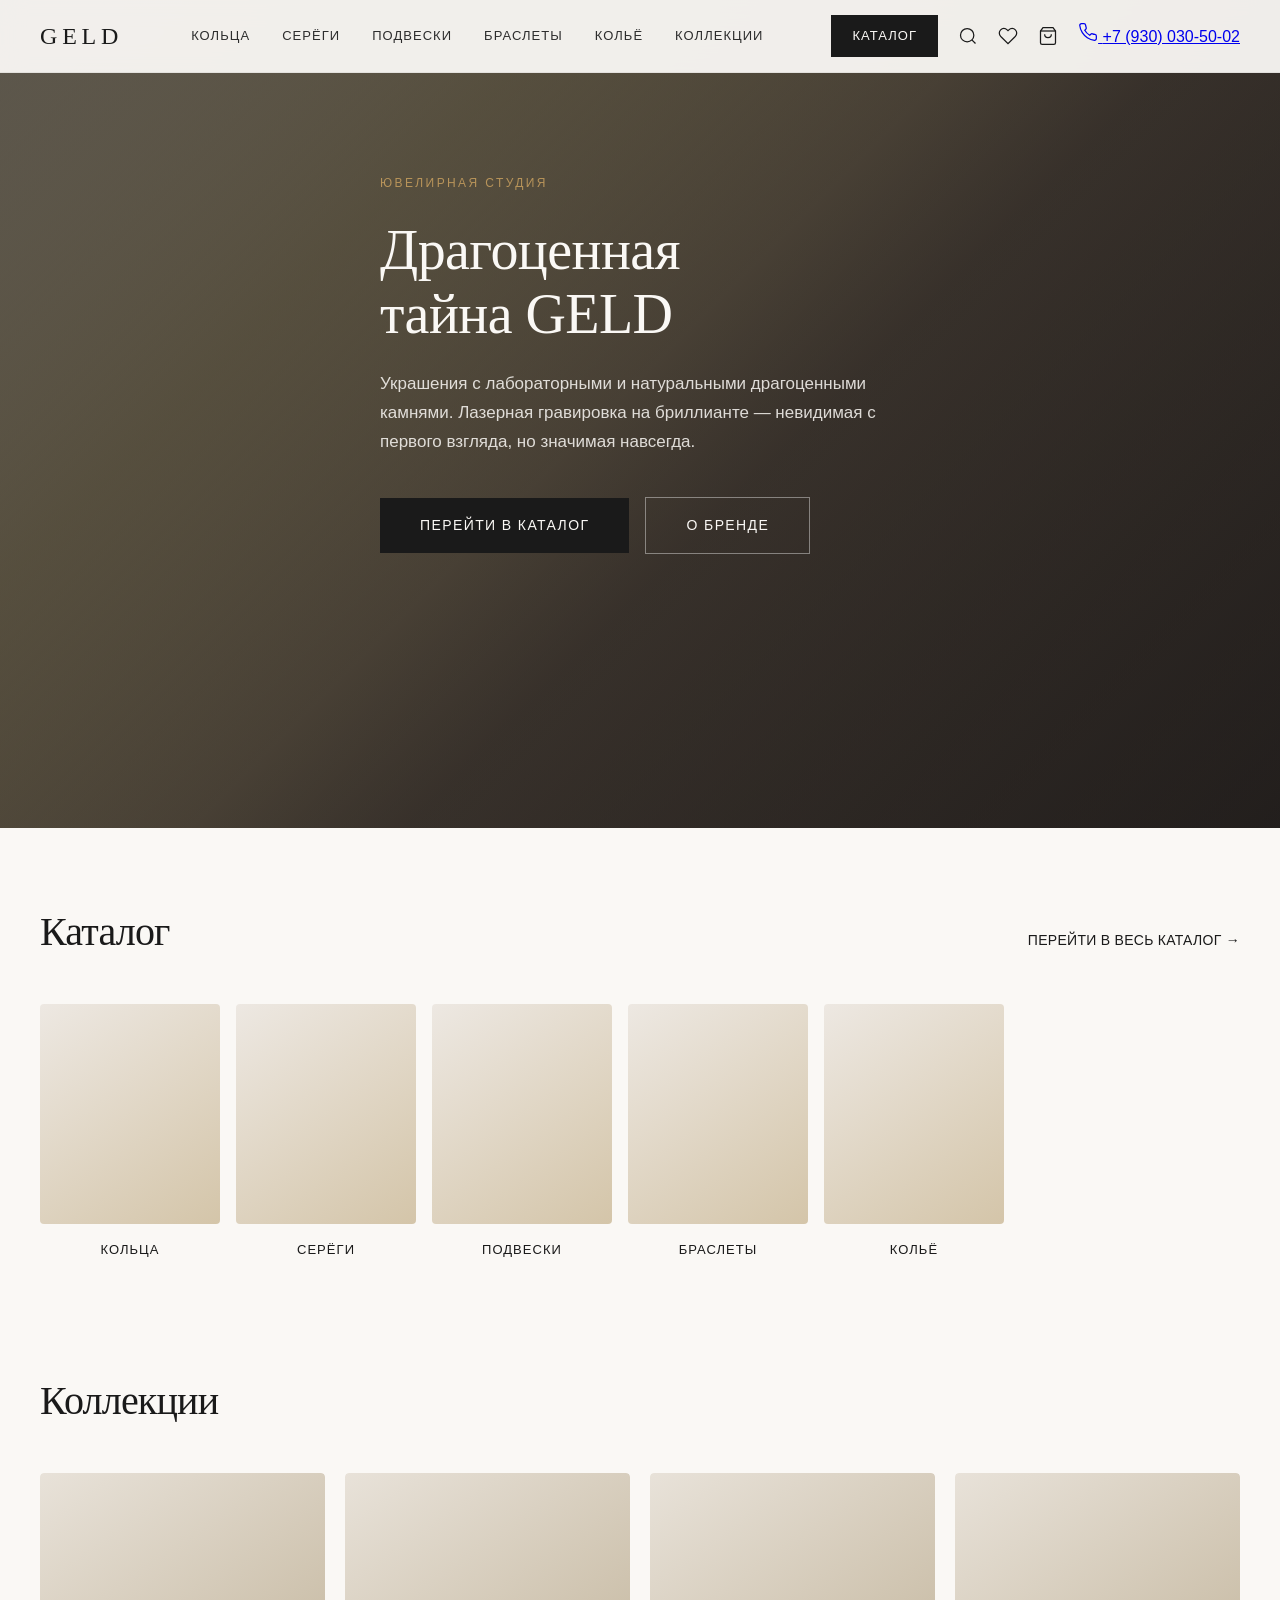
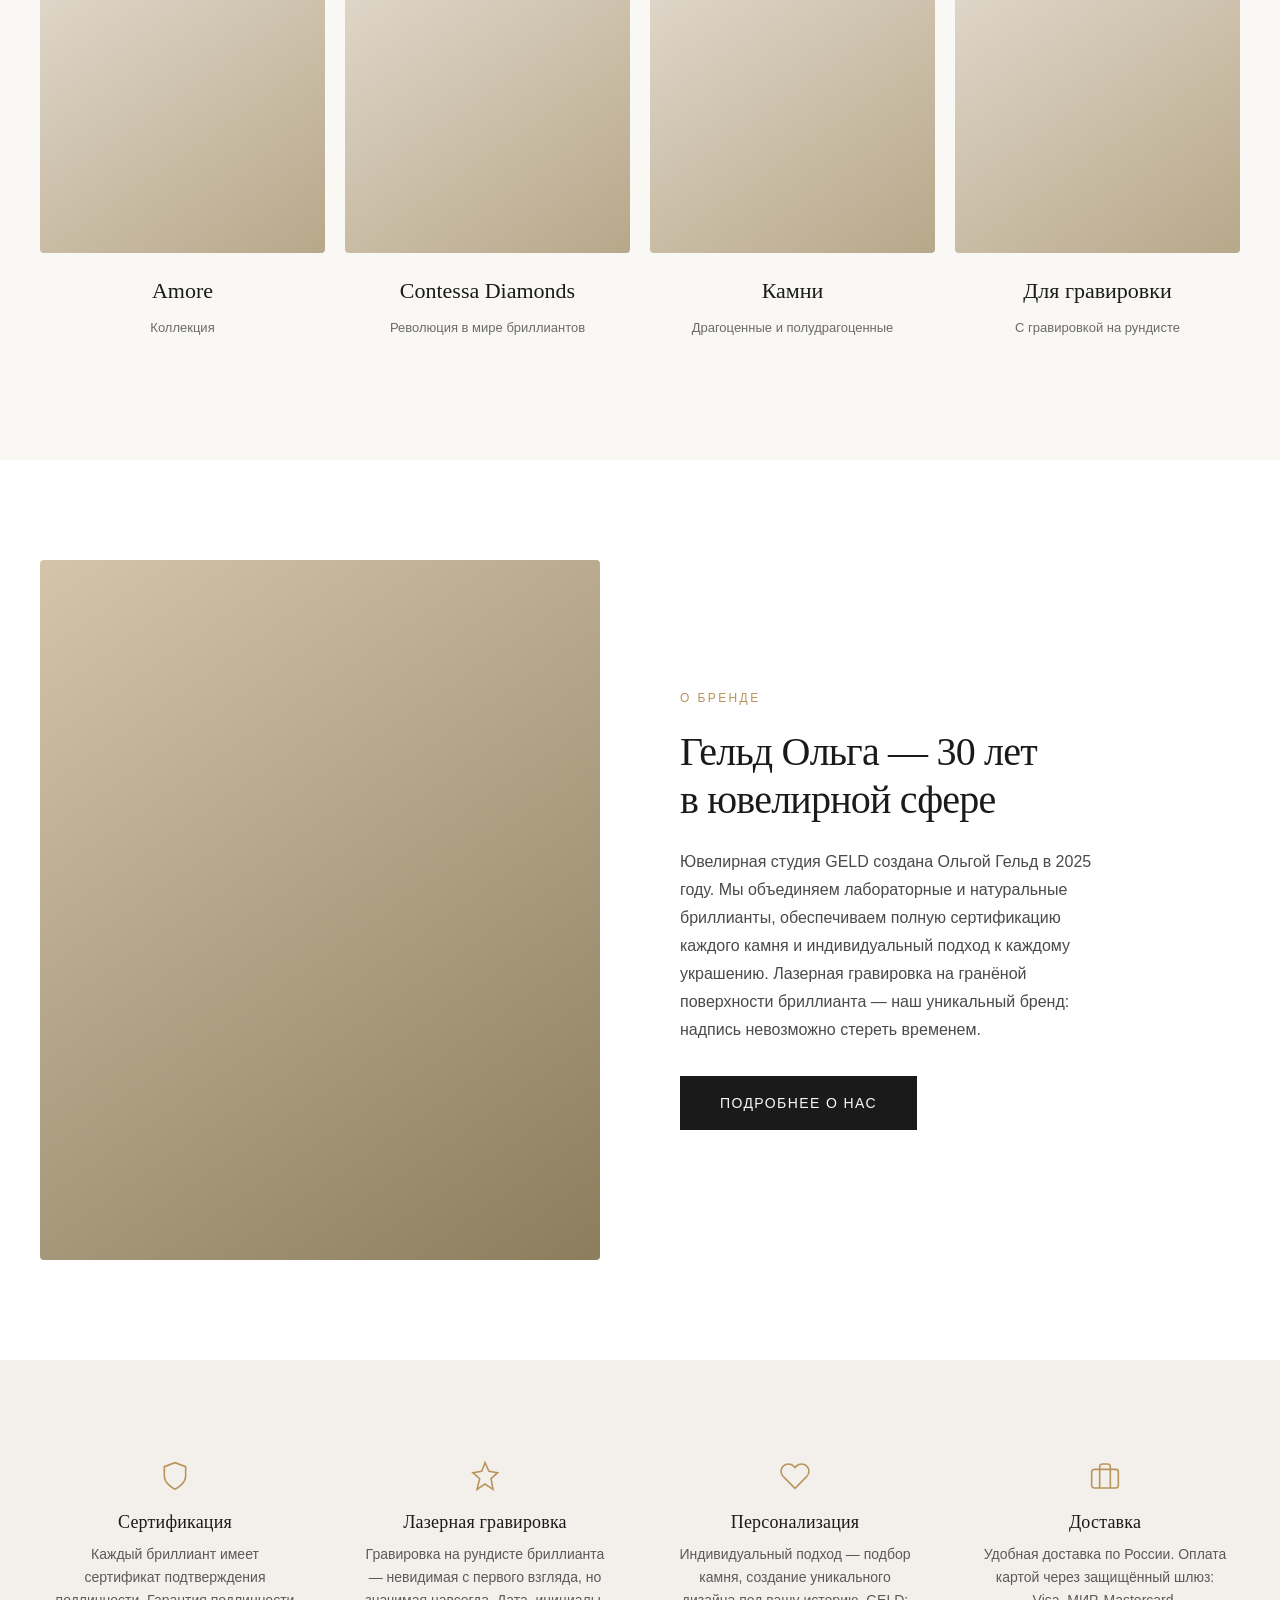
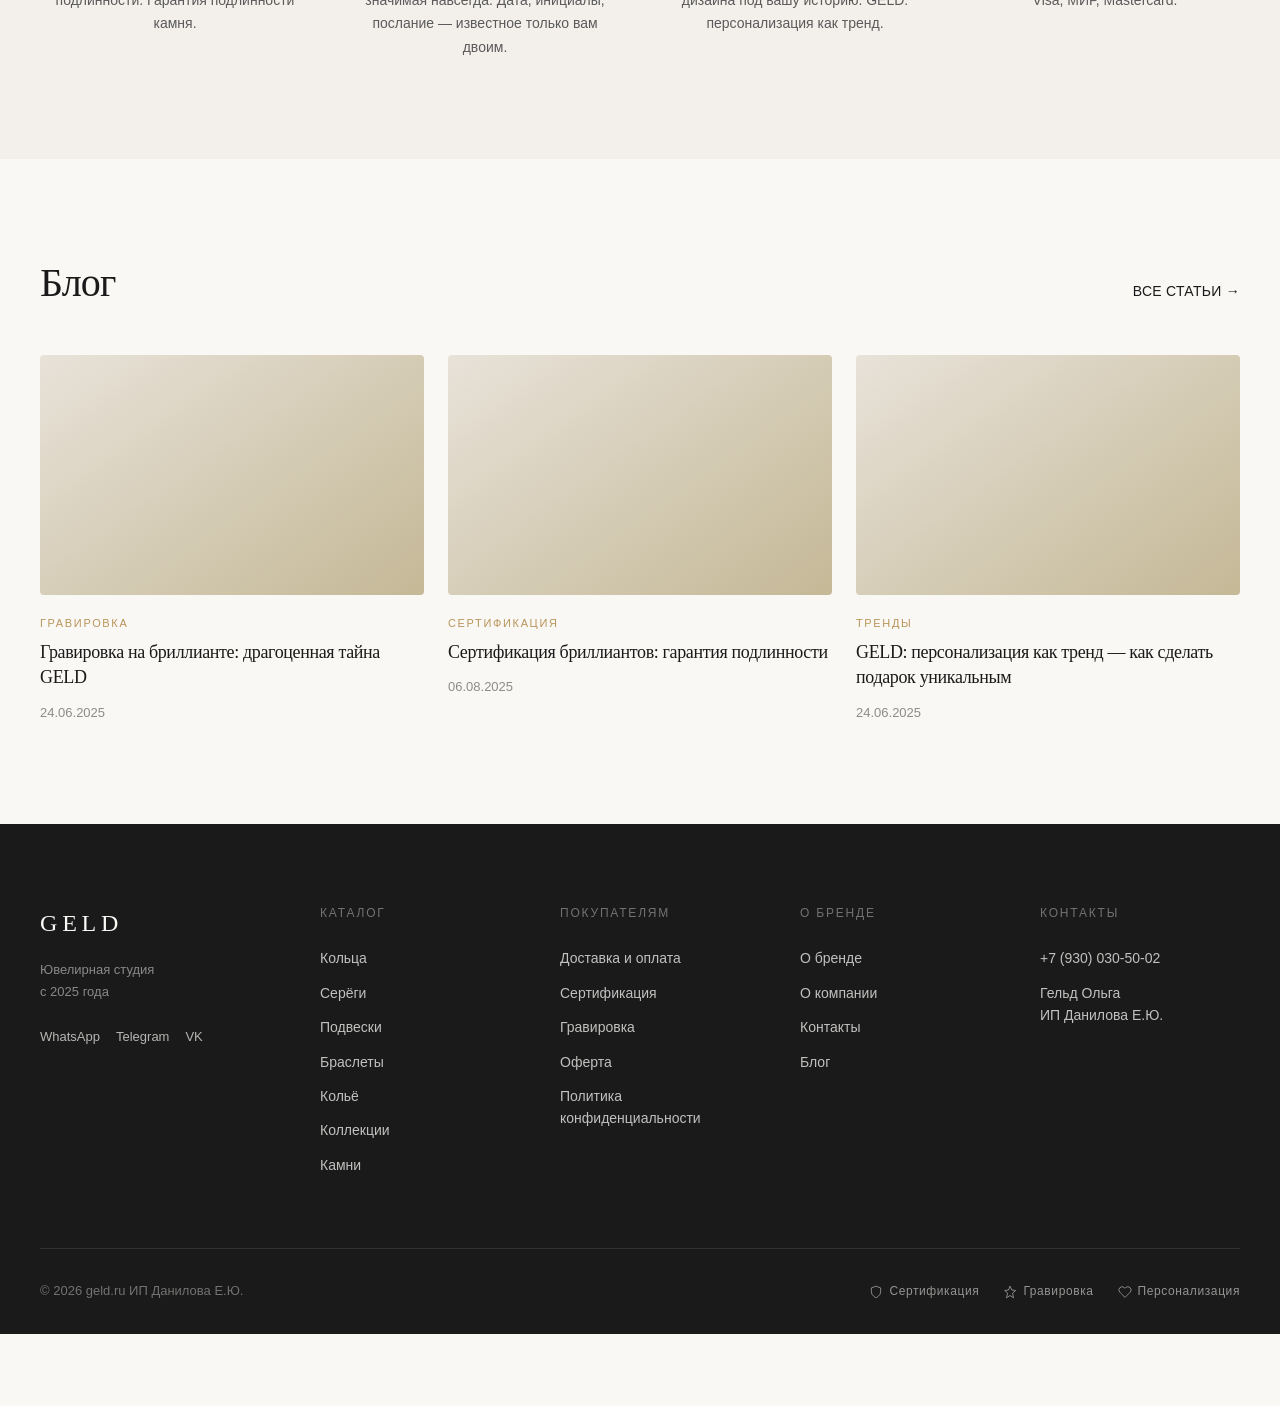
<file: index.html>
<!DOCTYPE html>
<html lang="ru">
<head>
    <meta charset="UTF-8">
    <meta name="viewport" content="width=device-width, initial-scale=1.0">
    <title>GELD Ювелирная студия — Премиальные украшения с лабораторными и натуральными бриллиантами</title>
    <link rel="stylesheet" href="css/main.css">
</head>
<body>
    <!-- ====== HEADER ====== -->
    <header class="header">
        <div class="header__inner container">
            <a href="index.html" class="header__logo">GELD</a>
            <nav class="header__nav">
                <a href="catalog.html" class="nav-link">Кольца</a>
                <a href="catalog.html" class="nav-link">Серёги</a>
                <a href="catalog.html" class="nav-link">Подвески</a>
                <a href="catalog.html" class="nav-link">Браслеты</a>
                <a href="catalog.html" class="nav-link">Кольё</a>
                <a href="catalog.html" class="nav-link">Коллекции</a>
            </nav>
            <div class="header__actions">
                <a href="catalog.html" class="btn-nav btn-nav--primary">Каталог</a>
                <a href="#" class="icon-btn" aria-label="Поиск">
                    <svg width="20" height="20" viewBox="0 0 24 24" fill="none" stroke="currentColor" stroke-width="1.5"><circle cx="11" cy="11" r="8"/><path d="m21 21-4.35-4.35"/></svg>
                </a>
                <a href="#" class="icon-btn" aria-label="Избранное">
                    <svg width="20" height="20" viewBox="0 0 24 24" fill="none" stroke="currentColor" stroke-width="1.5"><path d="M20.84 4.61a5.5 5.5 0 0 0-7.78 0L12 5.67l-1.06-1.06a5.5 5.5 0 0 0-7.78 7.78l1.06 1.06L12 21.23l7.78-7.78 1.06-1.06a5.5 5.5 0 0 0 0-7.78z"/></svg>
                </a>
                <a href="#" class="icon-btn" aria-label="Корзина">
                    <svg width="20" height="20" viewBox="0 0 24 24" fill="none" stroke="currentColor" stroke-width="1.5"><path d="M6 2L3 6v14a2 2 0 0 0 2 2h14a2 2 0 0 0 2-2V6l-3-4z"/><line x1="3" y1="6" x2="21" y2="6"/><path d="M16 10a4 4 0 0 1-8 0"/></svg>
                </a>
                <a href="tel:+79300305002" class="header__phone" aria-label="Позвонить">
                    <svg width="20" height="20" viewBox="0 0 24 24" fill="none" stroke="currentColor" stroke-width="1.5"><path d="M22 16.92v3a2 2 0 0 1-2.18 2 19.79 19.79 0 0 1-8.63-3.07 19.5 19.5 0 0 1-6-6 19.79 19.79 0 0 1-3.07-8.67A2 2 0 0 1 4.11 2h3a2 2 0 0 1 2 1.72 12.84 12.84 0 0 0 .7 2.81 2 2 0 0 1-.45 2.11L8.09 9.91a16 16 0 0 0 6 6l1.27-1.27a2 2 0 0 1 2.11-.45 12.84 12.84 0 0 0 2.81.7A2 2 0 0 1 22 16.92z"/></svg>
                    <span>+7 (930) 030-50-02</span>
                </a>
                <button class="burger" aria-label="Меню">
                    <span></span><span></span><span></span>
                </button>
            </div>
        </div>
    </header>

    <!-- ====== HERO ====== -->
    <section class="hero">
        <div class="hero__bg"></div>
        <div class="container hero__content">
            <span class="hero__subtitle">Ювелирная студия</span>
            <h1 class="hero__title">Драгоценная<br>тайна GELD</h1>
            <p class="hero__desc">Украшения с лабораторными и натуральными драгоценными камнями. Лазерная гравировка на бриллианте — невидимая с первого взгляда, но значимая навсегда.</p>
            <div class="hero__buttons">
                <a href="catalog.html" class="btn btn--dark">Перейти в каталог</a>
                <a href="about.html" class="btn btn--ghost">О бренде</a>
            </div>
        </div>
    </section>

    <!-- ====== КАТЕГОРИИ ====== -->
    <section class="categories">
        <div class="container">
            <div class="section-header">
                <h2 class="section-title">Каталог</h2>
                <a href="catalog.html" class="link-all">Перейти в весь каталог →</a>
            </div>
            <div class="categories__grid">
                <a href="catalog.html" class="category-card">
                    <div class="category-card__visual"></div>
                    <span class="category-card__label">Кольца</span>
                </a>
                <a href="catalog.html" class="category-card">
                    <div class="category-card__visual"></div>
                    <span class="category-card__label">Серёги</span>
                </a>
                <a href="catalog.html" class="category-card">
                    <div class="category-card__visual"></div>
                    <span class="category-card__label">Подвески</span>
                </a>
                <a href="catalog.html" class="category-card">
                    <div class="category-card__visual"></div>
                    <span class="category-card__label">Браслеты</span>
                </a>
                <a href="catalog.html" class="category-card">
                    <div class="category-card__visual"></div>
                    <span class="category-card__label">Кольё</span>
                </a>
            </div>
        </div>
    </section>

    <!-- ====== КАТЕГОРИИ + КОЛЛЕКЦИИ ====== -->
    <section class="collections">
        <div class="container">
            <div class="section-header">
                <h2 class="section-title">Коллекции</h2>
            </div>
            <div class="collections__grid">
                <a href="catalog.html" class="collection-card">
                    <div class="collection-card__visual"></div>
                    <div class="collection-card__content">
                        <span class="collection-card__name">Amore</span>
                        <span class="collection-card__desc">Коллекция</span>
                    </div>
                </a>
                <a href="catalog.html" class="collection-card">
                    <div class="collection-card__visual"></div>
                    <div class="collection-card__content">
                        <span class="collection-card__name">Contessa Diamonds</span>
                        <span class="collection-card__desc">Революция в мире бриллиантов</span>
                    </div>
                </a>
                <a href="catalog.html" class="collection-card">
                    <div class="collection-card__visual"></div>
                    <div class="collection-card__content">
                        <span class="collection-card__name">Камни</span>
                        <span class="collection-card__desc">Драгоценные и полудрагоценные</span>
                    </div>
                </a>
                <a href="catalog.html" class="collection-card">
                    <div class="collection-card__visual"></div>
                    <div class="collection-card__content">
                        <span class="collection-card__name">Для гравировки</span>
                        <span class="collection-card__desc">С гравировкой на рундисте</span>
                    </div>
                </a>
            </div>
        </div>
    </section>

    <!-- ====== О БРЕНДЕ ====== -->
    <section class="about-preview">
        <div class="container about-preview__inner">
            <div class="about-preview__visual">
                <div class="about-preview__img"></div>
            </div>
            <div class="about-preview__text">
                <span class="about-preview__tag">О бренде</span>
                <h2 class="about-preview__title">Гельд Ольга — 30&nbsp;лет в&nbsp;ювелирной сфере</h2>
                <p>Ювелирная студия GELD создана Ольгой Гельд в 2025 году. Мы объединяем лабораторные и натуральные бриллианты, обеспечиваем полную сертификацию каждого камня и индивидуальный подход к каждому украшению. Лазерная гравировка на гранёной поверхности бриллианта — наш уникальный бренд: надпись невозможно стереть временем.</p>
                <a href="/page/o-brende-2" class="btn btn--dark">Подробнее о нас</a>
            </div>
        </div>
    </section>

    <!-- ====== УТП ====== -->
    <section class="usp">
        <div class="container">
            <div class="usp__grid">
                <div class="usp-item">
                    <div class="usp-item__icon">
                        <svg width="32" height="32" viewBox="0 0 24 24" fill="none" stroke="currentColor" stroke-width="1.2"><path d="M12 22s8-4 8-10V5l-8-3-8 3v7c0 6 8 10 8 10z"/></svg>
                    </div>
                    <h3 class="usp-item__title">Сертификация</h3>
                    <p>Каждый бриллиант имеет сертификат подтверждения подлинности. Гарантия подлинности камня.</p>
                </div>
                <div class="usp-item">
                    <div class="usp-item__icon">
                        <svg width="32" height="32" viewBox="0 0 24 24" fill="none" stroke="currentColor" stroke-width="1.2"><path d="M12 2L9.5 8.5 3 9.5l5 4.5L6 22l6-4 6 4-1.5-8 5-4.5-6.5-1z"/></svg>
                    </div>
                    <h3 class="usp-item__title">Лазерная гравировка</h3>
                    <p>Гравировка на рундисте бриллианта — невидимая с первого взгляда, но значимая навсегда. Дата, инициалы, послание — известное только вам двоим.</p>
                </div>
                <div class="usp-item">
                    <div class="usp-item__icon">
                        <svg width="32" height="32" viewBox="0 0 24 24" fill="none" stroke="currentColor" stroke-width="1.2"><path d="M20.84 4.61a5.5 5.5 0 0 0-7.78 0L12 5.67l-1.06-1.06a5.5 5.5 0 0 0-7.78 7.78l1.06 1.06L12 21.23l7.78-7.78 1.06-1.06a5.5 5.5 0 0 0 0-7.78z"/></svg>
                    </div>
                    <h3 class="usp-item__title">Персонализация</h3>
                    <p>Индивидуальный подход — подбор камня, создание уникального дизайна под вашу историю. GELD: персонализация как тренд.</p>
                </div>
                <div class="usp-item">
                    <div class="usp-item__icon">
                        <svg width="32" height="32" viewBox="0 0 24 24" fill="none" stroke="currentColor" stroke-width="1.2"><rect x="2" y="7" width="20" height="14" rx="2" ry="2"/><path d="M16 21V5a2 2 0 0 0-2-2h-4a2 2 0 0 0-2 2v16"/></svg>
                    </div>
                    <h3 class="usp-item__title">Доставка</h3>
                    <p>Удобная доставка по России. Оплата картой через защищённый шлюз: Visa, МИР, Mastercard.</p>
                </div>
            </div>
        </div>
    </section>

    <!-- ====== БЛОГ ====== -->
    <section class="stories">
        <div class="container">
            <div class="section-header">
                <h2 class="section-title">Блог</h2>
                <a href="/blogs/stati" class="link-all">Все статьи →</a>
            </div>
            <div class="stories__grid">
                <article class="story-card">
                    <a href="/blogs/stati/gravirovka">
                        <div class="story-card__img"></div>
                        <div class="story-card__body">
                            <span class="story-card__tag">Гравировка</span>
                            <h3>Гравировка на бриллианте: драгоценная тайна GELD</h3>
                            <span class="story-card__date">24.06.2025</span>
                        </div>
                    </a>
                </article>
                <article class="story-card">
                    <a href="/blogs/stati/diamonds-2-2">
                        <div class="story-card__img"></div>
                        <div class="story-card__body">
                            <span class="story-card__tag">Сертификация</span>
                            <h3>Сертификация бриллиантов: гарантия подлинности</h3>
                            <span class="story-card__date">06.08.2025</span>
                        </div>
                    </a>
                </article>
                <article class="story-card">
                    <a href="/blogs/stati/contessa-diamonds-personalizatsiya-kak-trend">
                        <div class="story-card__img"></div>
                        <div class="story-card__body">
                            <span class="story-card__tag">Тренды</span>
                            <h3>GELD: персонализация как тренд — как сделать подарок уникальным</h3>
                            <span class="story-card__date">24.06.2025</span>
                        </div>
                    </a>
                </article>
            </div>
        </div>
    </section>

    <!-- ====== FOOTER ====== -->
    <footer class="footer">
        <div class="container">
            <div class="footer__top">
                <div class="footer__col">
                    <a href="index.html" class="footer__logo">GELD</a>
                    <p class="footer__tagline">Ювелирная студия<br>с&nbsp;2025&nbsp;года</p>
                    <div class="footer__socials">
                        <a href="https://wa.me/+79300305002" class="social-link">WhatsApp</a>
                        <a href="https://t.me/+79300305002" class="social-link">Telegram</a>
                        <a href="https://vk.com/geldjewelry" class="social-link">VK</a>
                    </div>
                </div>
                <div class="footer__col">
                    <h4 class="footer__heading">Каталог</h4>
                    <a href="catalog.html" class="footer__link">Кольца</a>
                    <a href="catalog.html" class="footer__link">Серёги</a>
                    <a href="catalog.html" class="footer__link">Подвески</a>
                    <a href="catalog.html" class="footer__link">Браслеты</a>
                    <a href="catalog.html" class="footer__link">Кольё</a>
                    <a href="catalog.html" class="footer__link">Коллекции</a>
                    <a href="catalog.html" class="footer__link">Камни</a>
                </div>
                <div class="footer__col">
                    <h4 class="footer__heading">Покупателям</h4>
                    <a href="delivery.html" class="footer__link">Доставка и оплата</a>
                    <a href="/blogs/stati/diamonds-2-2" class="footer__link">Сертификация</a>
                    <a href="/blogs/stati/gravirovka" class="footer__link">Гравировка</a>
                    <a href="/page/oferta" class="footer__link">Оферта</a>
                    <a href="/page/personal-data" class="footer__link">Политика конфиденциальности</a>
                </div>
                <div class="footer__col">
                    <h4 class="footer__heading">О бренде</h4>
                    <a href="/page/o-brende-2" class="footer__link">О бренде</a>
                    <a href="/page/about-us" class="footer__link">О компании</a>
                    <a href="/page/contacts" class="footer__link">Контакты</a>
                    <a href="/blogs/stati" class="footer__link">Блог</a>
                </div>
                <div class="footer__col">
                    <h4 class="footer__heading">Контакты</h4>
                    <a href="tel:+79300305002" class="footer__link">+7 (930) 030-50-02</a>
                    <p class="footer__address">Гельд Ольга<br>ИП Данилова Е.Ю.</p>
                </div>
            </div>
            <div class="footer__bottom">
                <span class="footer__copy">© 2026 geld.ru ИП Данилова Е.Ю.</span>
                <div class="footer__usps">
                    <span class="footer__usp">
                        <svg width="14" height="14" viewBox="0 0 24 24" fill="none" stroke="currentColor" stroke-width="1.5"><path d="M12 22s8-4 8-10V5l-8-3-8 3v7c0 6 8 10 8 10z"/></svg>
                        Сертификация
                    </span>
                    <span class="footer__usp">
                        <svg width="14" height="14" viewBox="0 0 24 24" fill="none" stroke="currentColor" stroke-width="1.5"><path d="M12 2L9.5 8.5 3 9.5l5 4.5L6 22l6-4 6 4-1.5-8 5-4.5-6.5-1z"/></svg>
                        Гравировка
                    </span>
                    <span class="footer__usp">
                        <svg width="14" height="14" viewBox="0 0 24 24" fill="none" stroke="currentColor" stroke-width="1.5"><path d="M20.84 4.61a5.5 5.5 0 0 0-7.78 0L12 5.67l-1.06-1.06a5.5 5.5 0 0 0-7.78 7.78l1.06 1.06L12 21.23l7.78-7.78 1.06-1.06a5.5 5.5 0 0 0 0-7.78z"/></svg>
                        Персонализация
                    </span>
                </div>
            </div>
        </div>
    </footer>

    <script src="js/main.js"></script>
</body>
</html>
</file>
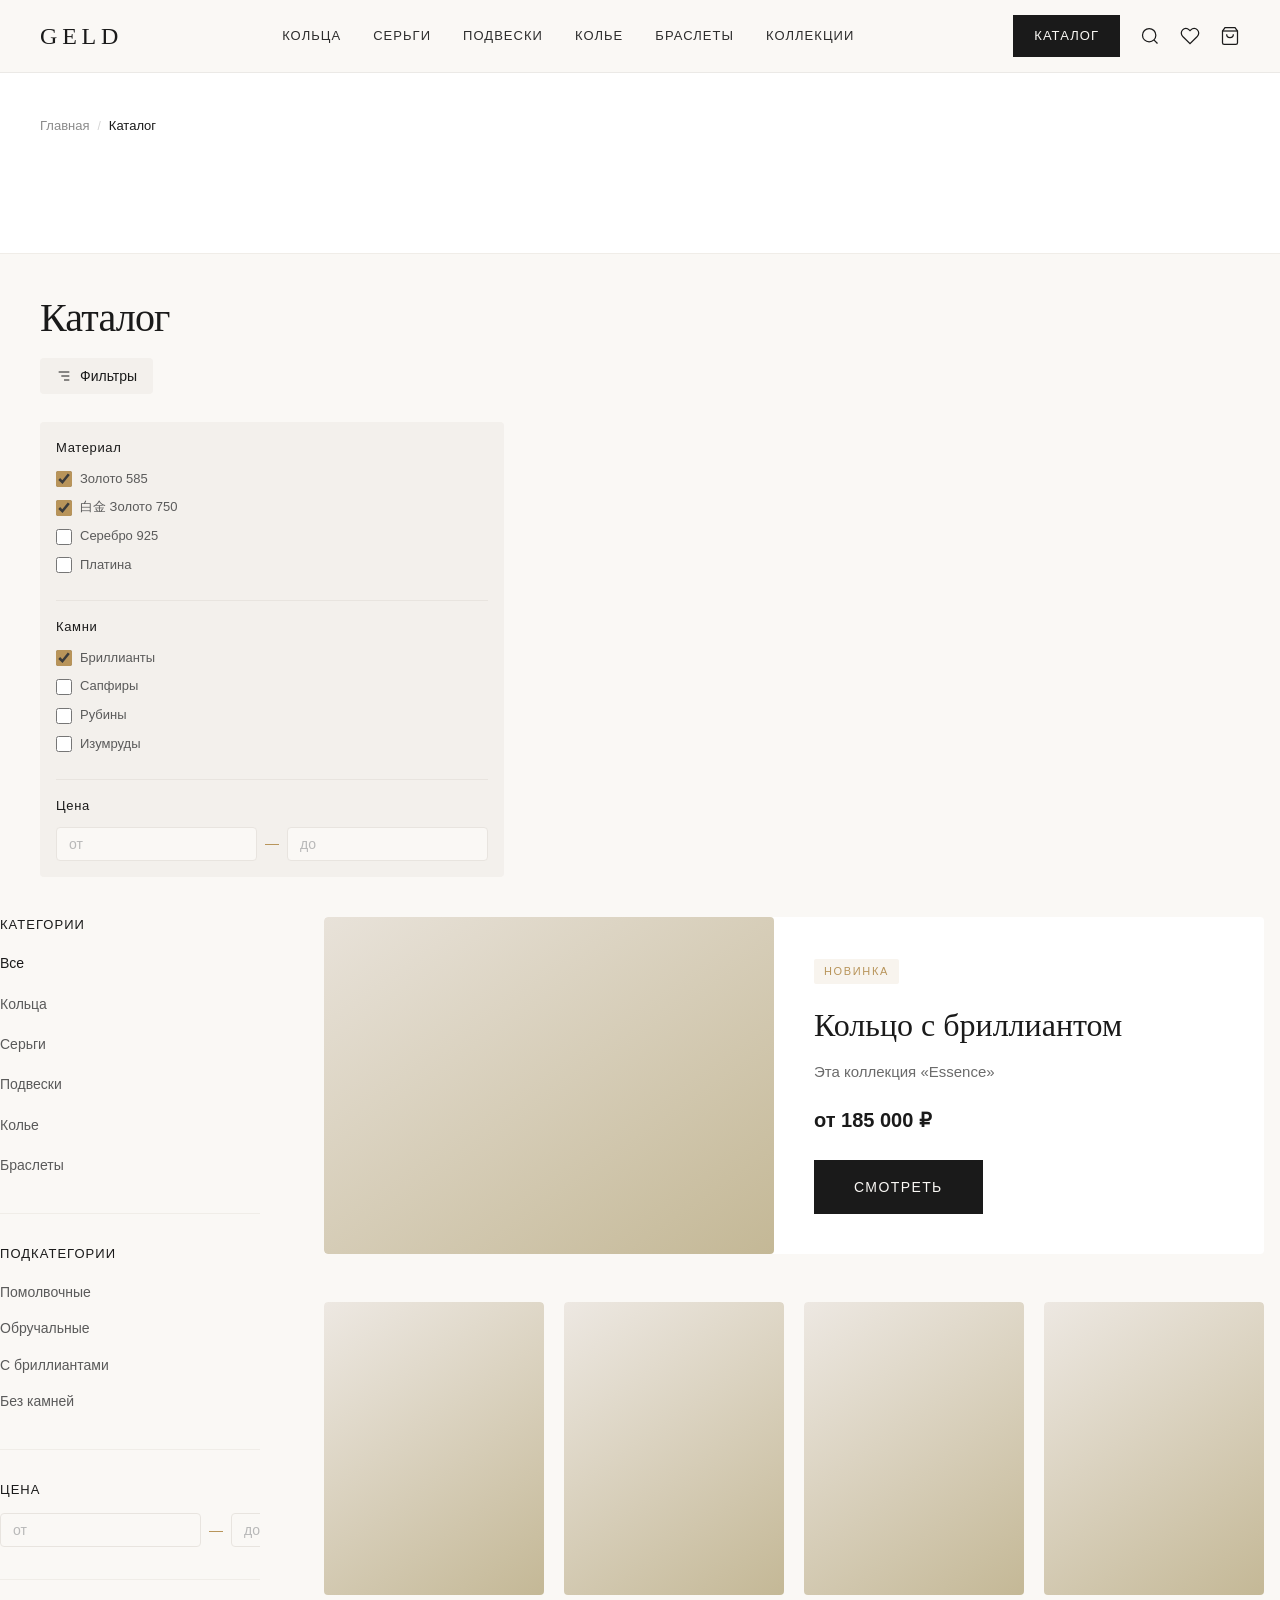
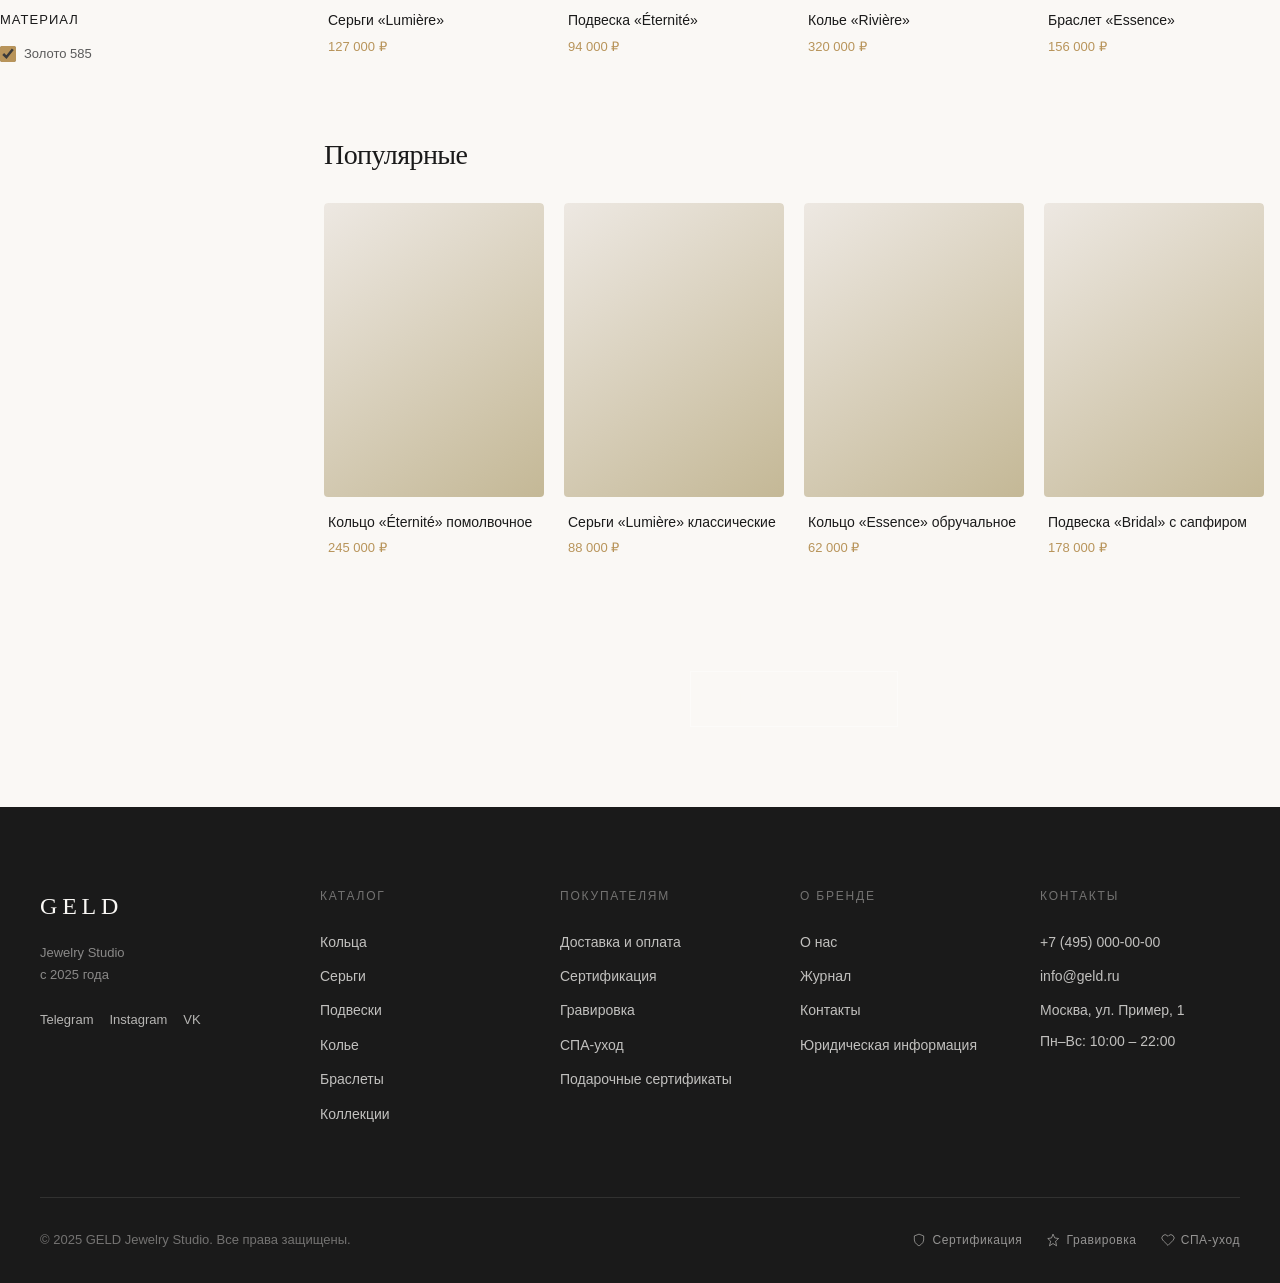
<file: catalog.html>
<!DOCTYPE html>
<html lang="ru">
<head>
    <meta charset="UTF-8">
    <meta name="viewport" content="width=device-width, initial-scale=1.0">
    <title>Каталог — GELD Jewelry Studio</title>
    <link rel="stylesheet" href="css/main.css">
</head>
<body>
    <!-- HEADER (same as index) -->
    <header class="header">
        <div class="header__inner container">
            <a href="index.html" class="header__logo">GELD</a>
            <nav class="header__nav">
                <a href="catalog.html" class="nav-link">Кольца</a>
                <a href="catalog.html" class="nav-link">Серьги</a>
                <a href="catalog.html" class="nav-link">Подвески</a>
                <a href="catalog.html" class="nav-link">Колье</a>
                <a href="catalog.html" class="nav-link">Браслеты</a>
                <a href="catalog.html" class="nav-link">Коллекции</a>
            </nav>
            <div class="header__actions">
                <a href="catalog.html" class="btn-nav btn-nav--primary">Каталог</a>
                <a href="#" class="icon-btn" aria-label="Поиск">
                    <svg width="20" height="20" viewBox="0 0 24 24" fill="none" stroke="currentColor" stroke-width="1.5"><circle cx="11" cy="11" r="8"/><path d="m21 21-4.35-4.35"/></svg>
                </a>
                <a href="#" class="icon-btn" aria-label="Избранное">
                    <svg width="20" height="20" viewBox="0 0 24 24" fill="none" stroke="currentColor" stroke-width="1.5"><path d="M20.84 4.61a5.5 5.5 0 0 0-7.78 0L12 5.67l-1.06-1.06a5.5 5.5 0 0 0-7.78 7.78l1.06 1.06L12 21.23l7.78-7.78 1.06-1.06a5.5 5.5 0 0 0 0-7.78z"/></svg>
                </a>
                <a href="#" class="icon-btn" aria-label="Корзина">
                    <svg width="20" height="20" viewBox="0 0 24 24" fill="none" stroke="currentColor" stroke-width="1.5"><path d="M6 2L3 6v14a2 2 0 0 0 2 2h14a2 2 0 0 0 2-2V6l-3-4z"/><line x1="3" y1="6" x2="21" y2="6"/><path d="M16 10a4 4 0 0 1-8 0"/></svg>
                </a>
                <button class="burger" aria-label="Меню">
                    <span></span><span></span><span></span>
                </button>
            </div>
        </div>
    </header>

    <!-- BREADCRUMBS -->
    <section class="catalog-breadcrumb">
        <div class="container">
            <nav class="breadcrumb">
                <a href="index.html" class="breadcrumb__link">Главная</a>
                <span class="separator">/</span>
                <span class="breadcrumb__current">Каталог</span>
            </nav>
        </div>
    </section>

    <!-- CATALOG HEADER -->
    <section class="catalog-hero">
        <div class="container catalog-hero__inner">
            <div class="catalog-hero__left">
                <h1 class="catalog-hero__title">Каталог</h1>
                <div class="catalog-filter">
                    <button class="filter-btn">
                        <svg width="16" height="16" viewBox="0 0 24 24" fill="none" stroke="currentColor" stroke-width="1.5"><line x1="4" y1="6" x2="20" y2="6"/><line x1="8" y1="12" x2="20" y2="12"/><line x1="12" y1="18" x2="20" y2="18"/></svg>
                        Фильтры
                    </button>
                    <div class="filter-panel">
                        <div class="filter-group">
                            <h4 class="filter-group__title">Материал</h4>
                            <label class="filter-label"><input type="checkbox" checked> Золото 585</label>
                            <label class="filter-label"><input type="checkbox" checked>白金 Золото 750</label>
                            <label class="filter-label"><input type="checkbox"> Серебро 925</label>
                            <label class="filter-label"><input type="checkbox"> Платина</label>
                        </div>
                        <div class="filter-group">
                            <h4 class="filter-group__title">Камни</h4>
                            <label class="filter-label"><input type="checkbox" checked> Бриллианты</label>
                            <label class="filter-label"><input type="checkbox"> Сапфиры</label>
                            <label class="filter-label"><input type="checkbox"> Рубины</label>
                            <label class="filter-label"><input type="checkbox"> Изумруды</label>
                        </div>
                        <div class="filter-group">
                            <h4 class="filter-group__title">Цена</h4>
                            <div class="filter-range">
                                <input type="number" placeholder="от" class="filter-range__input">
                                <span class="filter-range__sep">—</span>
                                <input type="number" placeholder="до" class="filter-range__input">
                            </div>
                        </div>
                    </div>
                </div>
            </div>
        </div>
    </section>

    <!-- FILTERS SIDEBAR -->
    <div class="catalog-layout">
        <aside class="catalog-sidebar">
            <div class="sidebar-section">
                <h3 class="sidebar-title">Категории</h3>
                <nav class="sidebar-nav">
                    <a href="catalog.html" class="sidebar-link active">Все</a>
                    <a href="catalog.html" class="sidebar-link">Кольца</a>
                    <a href="catalog.html" class="sidebar-link">Серьги</a>
                    <a href="catalog.html" class="sidebar-link">Подвески</a>
                    <a href="catalog.html" class="sidebar-link">Колье</a>
                    <a href="catalog.html" class="sidebar-link">Браслеты</a>
                </nav>
            </div>
            <div class="sidebar-section">
                <h3 class="sidebar-title">Подкатегории</h3>
                <nav class="sidebar-nav sidebar-nav--condensed">
                    <a href="catalog.html" class="sidebar-link">Помолвочные</a>
                    <a href="catalog.html" class="sidebar-link">Обручальные</a>
                    <a href="catalog.html" class="sidebar-link">С бриллиантами</a>
                    <a href="catalog.html" class="sidebar-link">Без камней</a>
                </nav>
            </div>
            <div class="sidebar-section">
                <h3 class="sidebar-title">Цена</h3>
                <div class="filter-range">
                    <input type="number" placeholder="от" class="filter-range__input">
                    <span class="filter-range__sep">—</span>
                    <input type="number" placeholder="до" class="filter-range__input">
                </div>
            </div>
            <div class="sidebar-section">
                <h3 class="sidebar-title">Материал</h3>
                <label class="filter-label"><input type="checkbox" checked> Золото 585</label>
                <label class="filter-label"><input type="checkbox"> Золото 750</label>
                <label class="filter-label"><input type="checkbox"> Белый сплав</label>
                <label class="filter-label"><input type="checkbox"> Розовое золото</label>
                <label class="filter-label"><input type="checkbox"> Платина 950</label>
            </div>
            <div class="sidebar-section">
                <h3 class="sidebar-title">Камни</h3>
                <label class="filter-label"><input type="checkbox" checked> Бриллианты</label>
                <label class="filter-label"><input type="checkbox"> Сапфиры</label>
                <label class="filter-label"><input type="checkbox"> Рубины</label>
                <label class="filter-label"><input type="checkbox"> Изумруды</label>
                <label class="filter-label"><input type="checkbox"> Лаб. бриллианты</label>
            </div>
        </aside>

        <main class="catalog-main">
            <!-- FEATURED PRODUCT (1 большой) -->
            <div class="catalog-featured">
                <div class="catalog-featured__inner">
                    <div class="catalog-featured__image">
                        <a href="product.html" class="catalog-featured__media"></a>
                    </div>
                    <div class="catalog-featured__info">
                        <span class="new-tag">Новинка</span>
                        <span class="catalog-featured__name">Кольцо с бриллиантом</span>
                        <span class="catalog-featured__name-sub">Эта коллекция «Essence»</span>
                        <span class="catalog-featured__price">от 185 000 ₽</span>
                        <a href="product.html" class="btn btn--dark">Смотреть</a>
                    </div>
                </div>
            </div>

            <!-- 4 SMALL CARDS -->
            <div class="catalog-grid">
                <a href="product.html" class="product-card">
                    <div class="product-card__image">
                        <div class="product-card__media"></div>
                        <div class="product-card__hover"></div>
                    </div>
                    <div class="product-card__body">
                        <span class="product-card__name">Серьги «Lumière»</span>
                        <span class="product-card__price">127 000 ₽</span>
                    </div>
                </a>
                <a href="product.html" class="product-card">
                    <div class="product-card__image">
                        <div class="product-card__media"></div>
                        <div class="product-card__hover"></div>
                    </div>
                    <div class="product-card__body">
                        <span class="product-card__name">Подвеска «Éternité»</span>
                        <span class="product-card__price">94 000 ₽</span>
                    </div>
                </a>
                <a href="product.html" class="product-card">
                    <div class="product-card__image">
                        <div class="product-card__media"></div>
                        <div class="product-card__hover"></div>
                    </div>
                    <div class="product-card__body">
                        <span class="product-card__name">Колье «Rivière»</span>
                        <span class="product-card__price">320 000 ₽</span>
                    </div>
                </a>
                <a href="product.html" class="product-card">
                    <div class="product-card__image">
                        <div class="product-card__media"></div>
                        <div class="product-card__hover"></div>
                    </div>
                    <div class="product-card__body">
                        <span class="product-card__name">Браслет «Essence»</span>
                        <span class="product-card__price">156 000 ₽</span>
                    </div>
                </a>
            </div>

            <!-- MORE PRODUCTS -->
            <h2 class="catalog-section-title">Популярные</h2>
            <div class="catalog-grid catalog-grid--large">
                <a href="product.html" class="product-card product-card--large">
                    <div class="product-card__image">
                        <div class="product-card__media"></div>
                        <div class="product-card__hover"></div>
                    </div>
                    <div class="product-card__body">
                        <span class="product-card__name">Кольцо «Éternité» помолвочное</span>
                        <span class="product-card__price">245 000 ₽</span>
                    </div>
                </a>
                <a href="product.html" class="product-card product-card--large">
                    <div class="product-card__image">
                        <div class="product-card__media"></div>
                        <div class="product-card__hover"></div>
                    </div>
                    <div class="product-card__body">
                        <span class="product-card__name">Серьги «Lumière» классические</span>
                        <span class="product-card__price">88 000 ₽</span>
                    </div>
                </a>
                <a href="product.html" class="product-card product-card--large">
                    <div class="product-card__image">
                        <div class="product-card__media"></div>
                        <div class="product-card__hover"></div>
                    </div>
                    <div class="product-card__body">
                        <span class="product-card__name">Кольцо «Essence» обручальное</span>
                        <span class="product-card__price">62 000 ₽</span>
                    </div>
                </a>
                <a href="product.html" class="product-card product-card--large">
                    <div class="product-card__image">
                        <div class="product-card__media"></div>
                        <div class="product-card__hover"></div>
                    </div>
                    <div class="product-card__body">
                        <span class="product-card__name">Подвеска «Bridal» с сапфиром</span>
                        <span class="product-card__price">178 000 ₽</span>
                    </div>
                </a>
            </div>

            <!-- LOAD MORE -->
            <div class="catalog-loadmore">
                <a href="#" class="btn btn--ghost">Показать ещё</a>
            </div>
        </main>
    </div>

    <!-- FOOTER (same as index) -->
    <footer class="footer">
        <div class="container">
            <div class="footer__top">
                <div class="footer__col">
                    <a href="index.html" class="footer__logo">GELD</a>
                    <p class="footer__tagline">Jewelry Studio<br>с 2025 года</p>
                    <div class="footer__socials">
                        <a href="#" class="social-link">Telegram</a>
                        <a href="#" class="social-link">Instagram</a>
                        <a href="#" class="social-link">VK</a>
                    </div>
                </div>
                <div class="footer__col">
                    <h4 class="footer__heading">Каталог</h4>
                    <a href="catalog.html" class="footer__link">Кольца</a>
                    <a href="catalog.html" class="footer__link">Серьги</a>
                    <a href="catalog.html" class="footer__link">Подвески</a>
                    <a href="catalog.html" class="footer__link">Колье</a>
                    <a href="catalog.html" class="footer__link">Браслеты</a>
                    <a href="catalog.html" class="footer__link">Коллекции</a>
                </div>
                <div class="footer__col">
                    <h4 class="footer__heading">Покупателям</h4>
                    <a href="delivery.html" class="footer__link">Доставка и оплата</a>
                    <a href="certification.html" class="footer__link">Сертификация</a>
                    <a href="engraving.html" class="footer__link">Гравировка</a>
                    <a href="spa.html" class="footer__link">СПА-уход</a>
                    <a href="gift-cards.html" class="footer__link">Подарочные сертификаты</a>
                </div>
                <div class="footer__col">
                    <h4 class="footer__heading">О бренде</h4>
                    <a href="about.html" class="footer__link">О нас</a>
                    <a href="stories.html" class="footer__link">Журнал</a>
                    <a href="contacts.html" class="footer__link">Контакты</a>
                    <a href="legal.html" class="footer__link">Юридическая информация</a>
                </div>
                <div class="footer__col">
                    <h4 class="footer__heading">Контакты</h4>
                    <a href="tel:+74950000000" class="footer__link">+7 (495) 000-00-00</a>
                    <a href="mailto:info@geld.ru" class="footer__link">info@geld.ru</a>
                    <p class="footer__address">Москва, ул. Пример, 1</p>
                    <p class="footer__hours">Пн–Вс: 10:00 – 22:00</p>
                </div>
            </div>
            <div class="footer__bottom">
                <span class="footer__copy">© 2025 GELD Jewelry Studio. Все права защищены.</span>
                <div class="footer__usps">
                    <span class="footer__usp">
                        <svg width="14" height="14" viewBox="0 0 24 24" fill="none" stroke="currentColor" stroke-width="1.5"><path d="M12 22s8-4 8-10V5l-8-3-8 3v7c0 6 8 10 8 10z"/></svg>
                        Сертификация
                    </span>
                    <span class="footer__usp">
                        <svg width="14" height="14" viewBox="0 0 24 24" fill="none" stroke="currentColor" stroke-width="1.5"><path d="M12 2L9.5 8.5 3 9.5l5 4.5L6 22l6-4 6 4-1.5-8 5-4.5-6.5-1z"/></svg>
                        Гравировка
                    </span>
                    <span class="footer__usp">
                        <svg width="14" height="14" viewBox="0 0 24 24" fill="none" stroke="currentColor" stroke-width="1.5"><path d="M20.84 4.61a5.5 5.5 0 0 0-7.78 0L12 5.67l-1.06-1.06a5.5 5.5 0 0 0-7.78 7.78l1.06 1.06L12 21.23l7.78-7.78 1.06-1.06a5.5 5.5 0 0 0 0-7.78z"/></svg>
                        СПА-уход
                    </span>
                </div>
            </div>
        </div>
    </footer>

    <script src="js/main.js"></script>
</body>
</html>
</file>
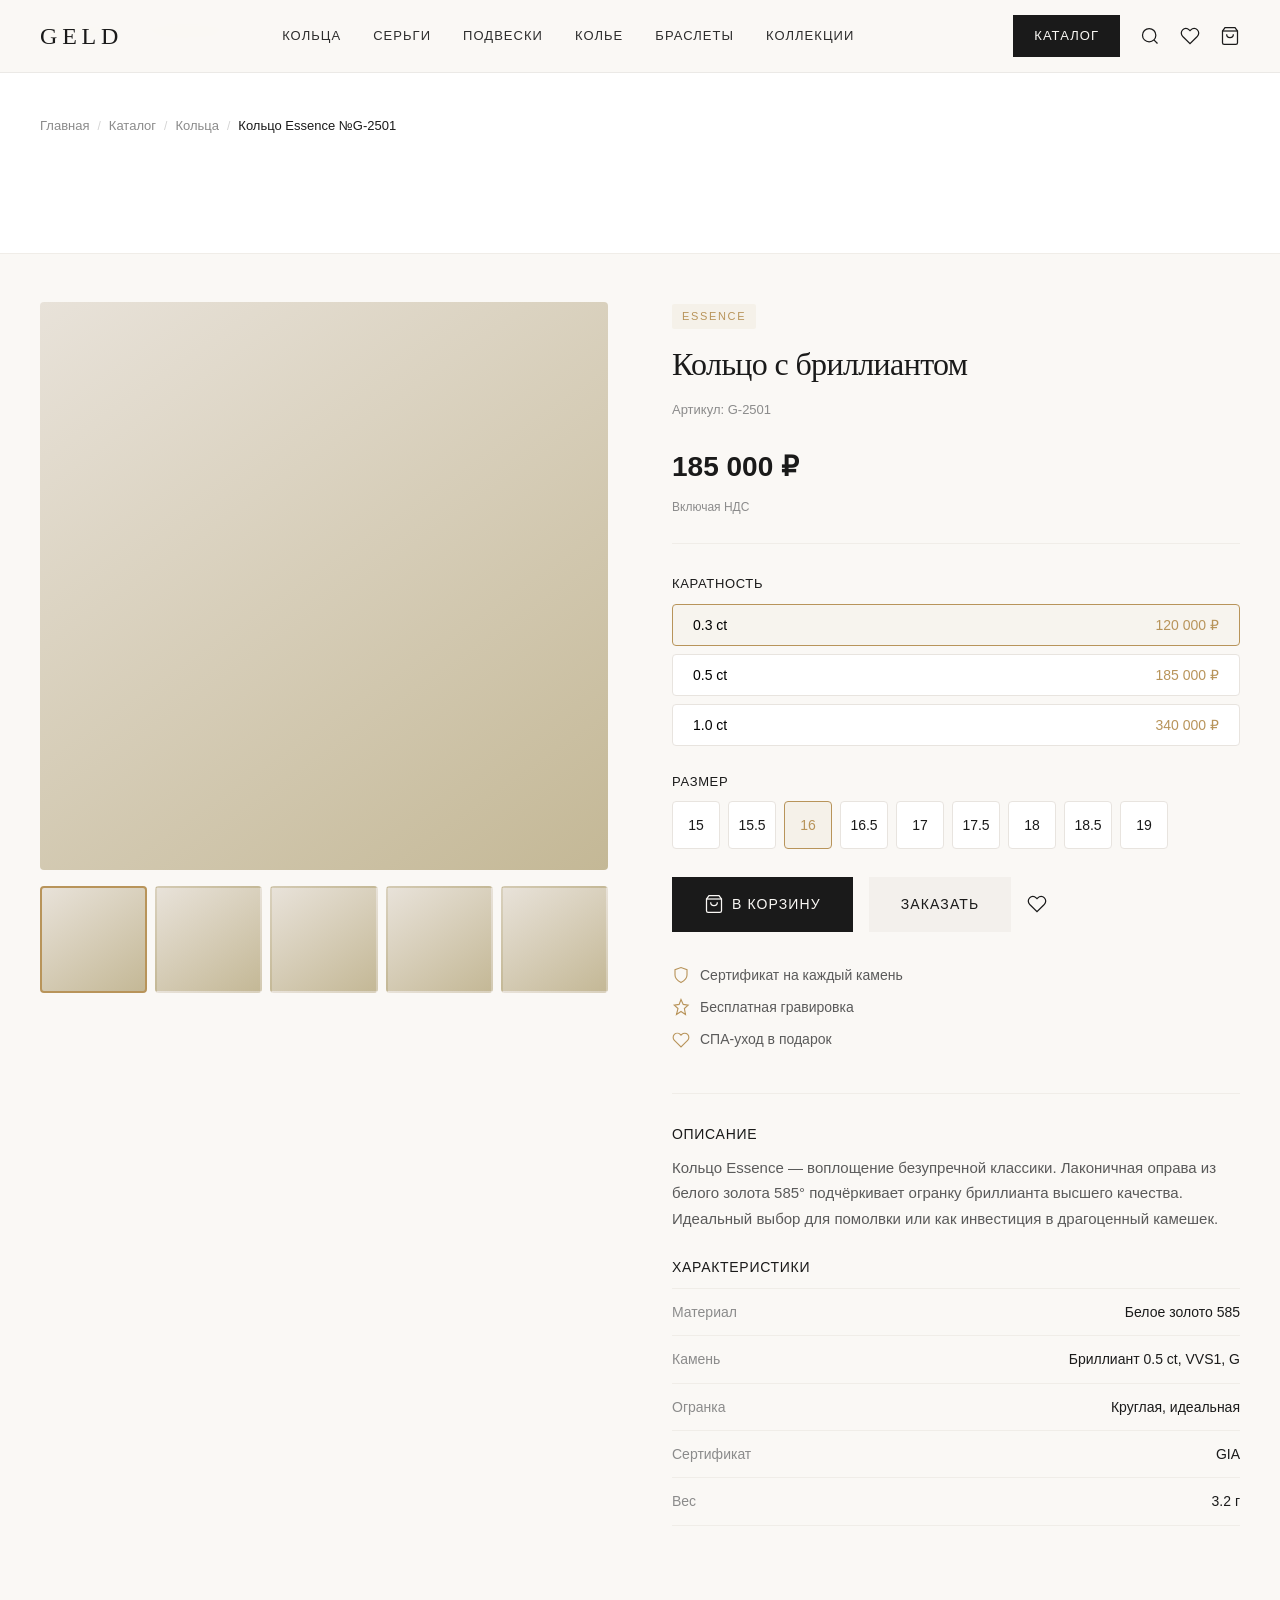
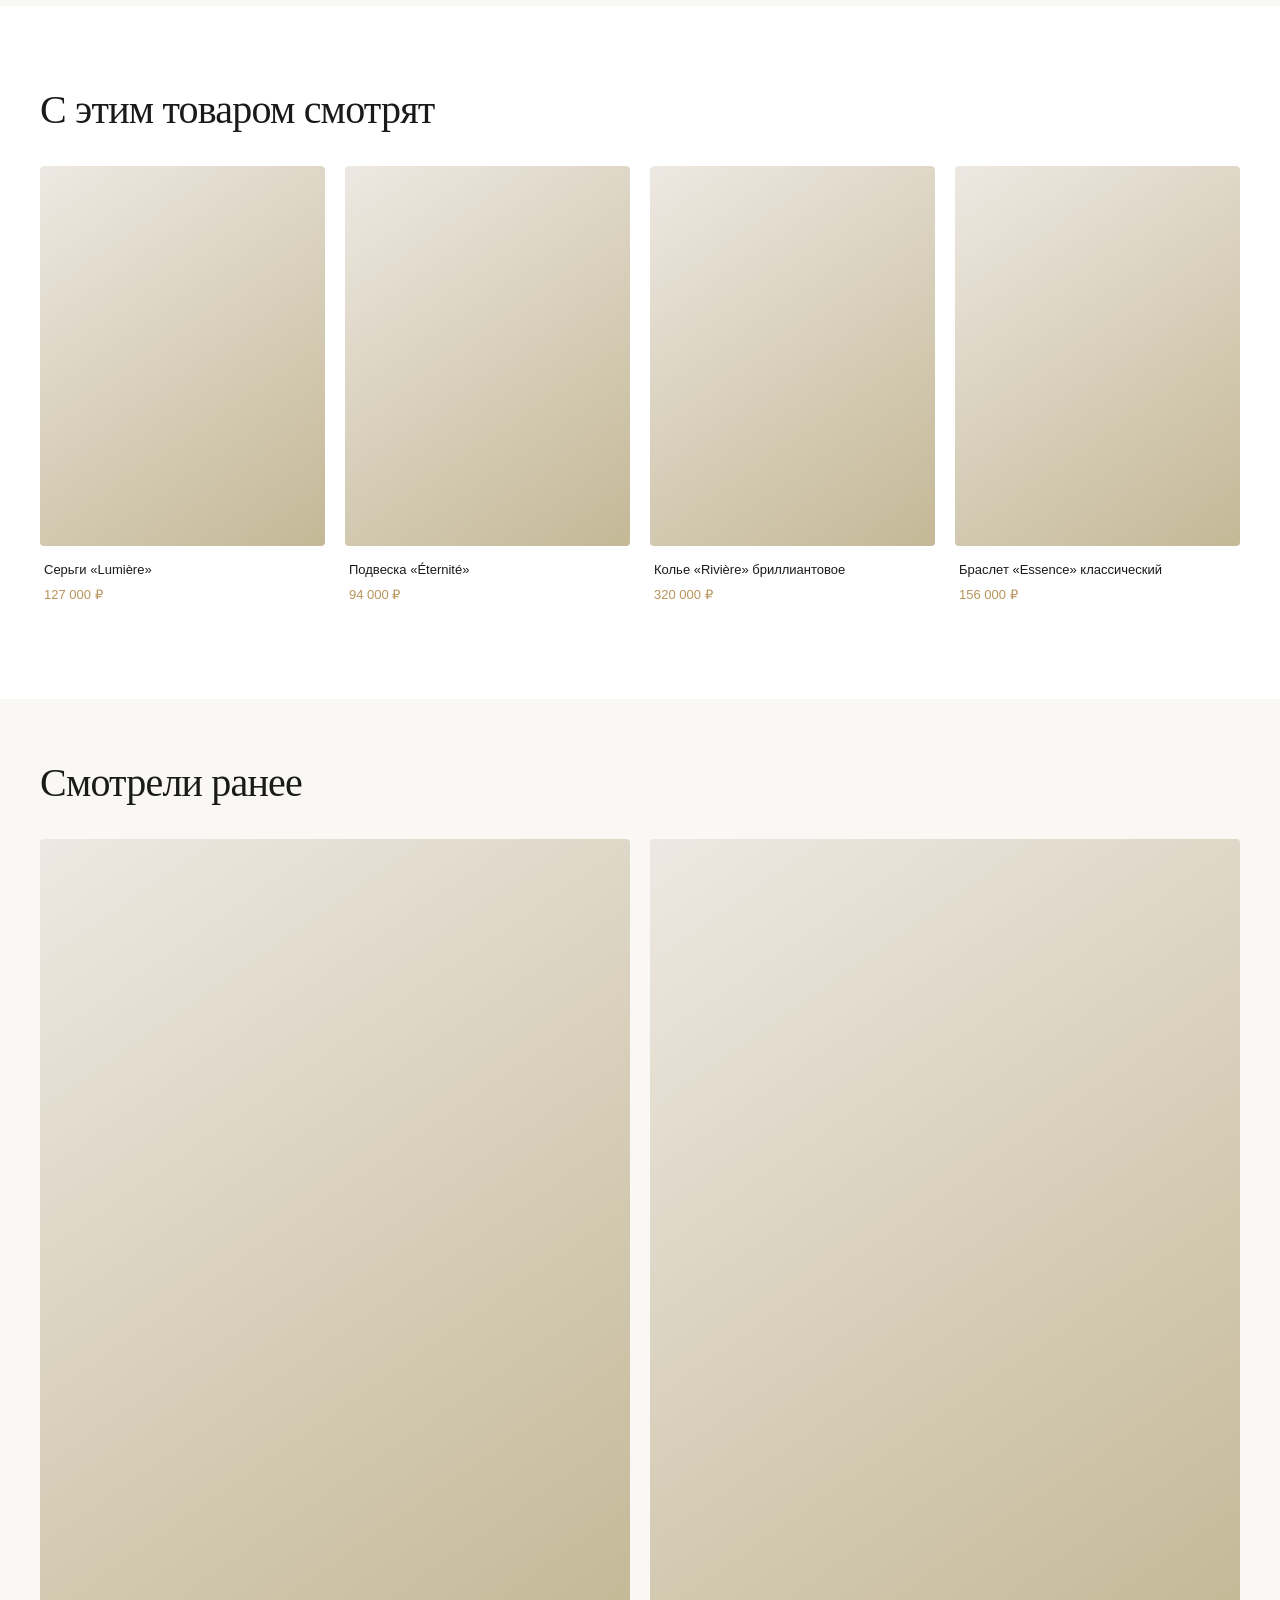
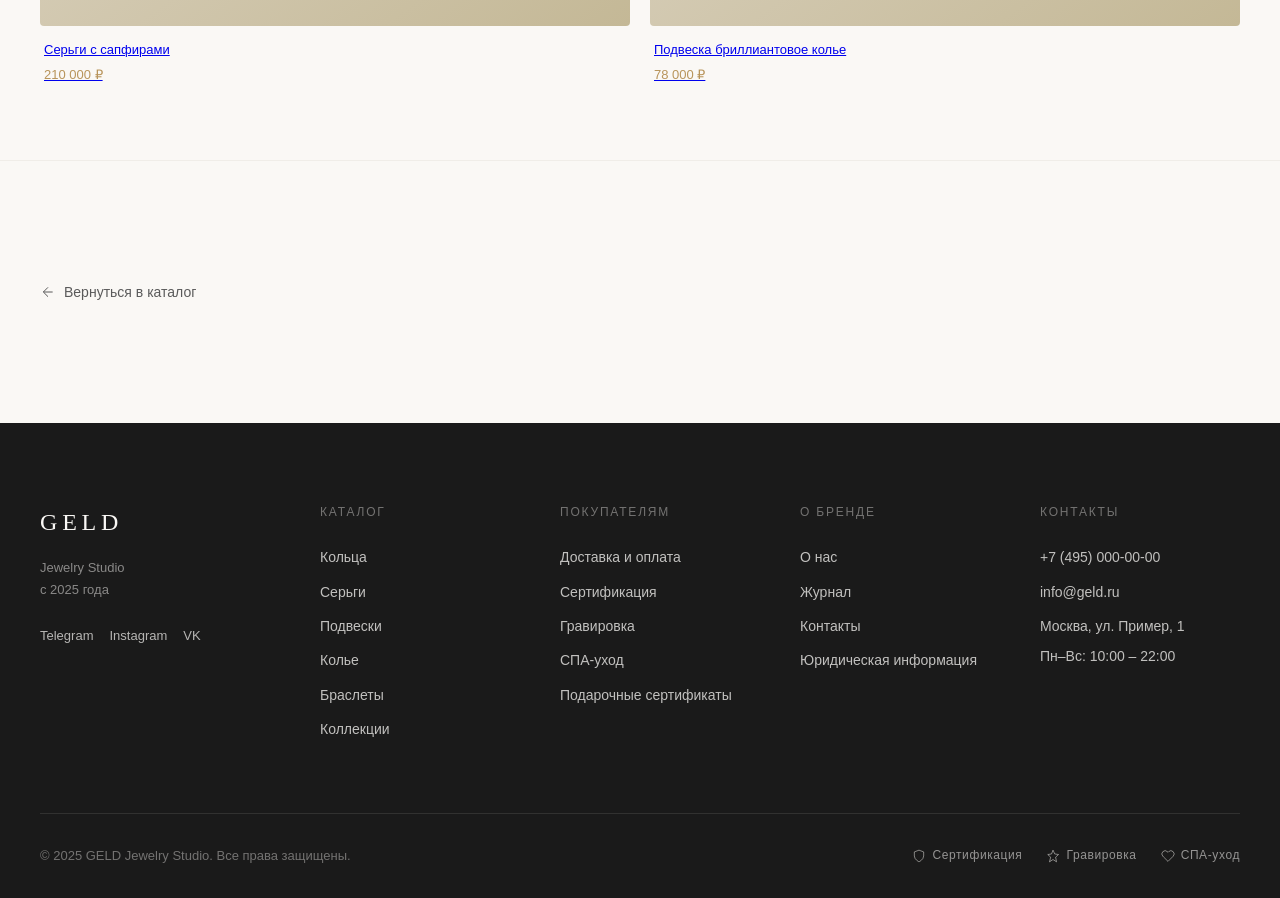
<file: product.html>
<!DOCTYPE html>
<html lang="ru">
<head>
    <meta charset="UTF-8">
    <meta name="viewport" content="width=device-width, initial-scale=1.0">
    <title>Кольцо Essence с бриллиантом — GELD Jewelry Studio</title>
    <link rel="stylesheet" href="css/main.css">
</head>
<body>
    <!-- HEADER -->
    <header class="header">
        <div class="header__inner container">
            <a href="index.html" class="header__logo">GELD</a>
            <nav class="header__nav">
                <a href="catalog.html" class="nav-link">Кольца</a>
                <a href="catalog.html" class="nav-link">Серьги</a>
                <a href="catalog.html" class="nav-link">Подвески</a>
                <a href="catalog.html" class="nav-link">Колье</a>
                <a href="catalog.html" class="nav-link">Браслеты</a>
                <a href="catalog.html" class="nav-link">Коллекции</a>
            </nav>
            <div class="header__actions">
                <a href="catalog.html" class="btn-nav btn-nav--primary">Каталог</a>
                <a href="#" class="icon-btn" aria-label="Поиск">
                    <svg width="20" height="20" viewBox="0 0 24 24" fill="none" stroke="currentColor" stroke-width="1.5"><circle cx="11" cy="11" r="8"/><path d="m21 21-4.35-4.35"/></svg>
                </a>
                <a href="#" class="icon-btn" aria-label="Избранное">
                    <svg width="20" height="20" viewBox="0 0 24 24" fill="none" stroke="currentColor" stroke-width="1.5"><path d="M20.84 4.61a5.5 5.5 0 0 0-7.78 0L12 5.67l-1.06-1.06a5.5 5.5 0 0 0-7.78 7.78l1.06 1.06L12 21.23l7.78-7.78 1.06-1.06a5.5 5.5 0 0 0 0-7.78z"/></svg>
                </a>
                <a href="#" class="icon-btn" aria-label="Корзина">
                    <svg width="20" height="20" viewBox="0 0 24 24" fill="none" stroke="currentColor" stroke-width="1.5"><path d="M6 2L3 6v14a2 2 0 0 0 2 2h14a2 2 0 0 0 2-2V6l-3-4z"/><line x1="3" y1="6" x2="21" y2="6"/><path d="M16 10a4 4 0 0 1-8 0"/></svg>
                </a>
                <button class="burger" aria-label="Меню">
                    <span></span><span></span><span></span>
                </button>
            </div>
        </div>
    </header>

    <!-- BREADCRUMBS -->
    <section class="product-breadcrumb">
        <div class="container">
            <nav class="breadcrumb">
                <a href="index.html" class="breadcrumb__link">Главная</a>
                <span class="separator">/</span>
                <a href="catalog.html" class="breadcrumb__link">Каталог</a>
                <span class="separator">/</span>
                <a href="catalog.html" class="breadcrumb__link">Кольца</a>
                <span class="separator">/</span>
                <span class="breadcrumb__current">Кольцо Essence №G-2501</span>
            </nav>
        </div>
    </section>

    <!-- PRODUCT -->
    <section class="product">
        <div class="container product__inner">
            <!-- GALLERY -->
            <div class="product-gallery">
                <div class="product-gallery__main">
                    <div class="product-gallery__image main-image" id="mainImage"></div>
                    <span class="product-gallery__badge">Каждый бриллиант сертифицирован</span>
                </div>
                <div class="product-gallery__thumbs">
                    <div class="product-gallery__thumb product-gallery__thumb--active" data-slide="0"></div>
                    <div class="product-gallery__thumb" data-slide="1"></div>
                    <div class="product-gallery__thumb" data-slide="2"></div>
                    <div class="product-gallery__thumb" data-slide="3"></div>
                    <div class="product-gallery__thumb" data-slide="4"></div>
                </div>
            </div>

            <!-- PRODUCT INFO -->
            <div class="product-info">
                <span class="collection-tag">Essence</span>
                <h1 class="product-info__title">Кольцо с бриллиантом</h1>
                <span class="product-info__sku">Артикул: G-2501</span>

                <!-- PRICE -->
                <div class="product-price">
                    <span class="product-price__amount">185 000 ₽</span>
                    <span class="product-price__note">Включая НДС</span>
                </div>

                <!-- VARIATIONS: каратность -->
                <div class="product-variations">
                    <h3 class="product-variations__title">Каратность</h3>
                    <div class="product-variations__list">
                        <button class="variation-btn active" data-carat="0.3">
                            <span class="variation-btn__label">0.3 ct</span>
                            <span class="variation-btn__price">120 000 ₽</span>
                        </button>
                        <button class="variation-btn" data-carat="0.5">
                            <span class="variation-btn__label">0.5 ct</span>
                            <span class="variation-btn__price">185 000 ₽</span>
                        </button>
                        <button class="variation-btn" data-carat="1.0">
                            <span class="variation-btn__label">1.0 ct</span>
                            <span class="variation-btn__price">340 000 ₽</span>
                        </button>
                    </div>
                </div>

                <!-- SIZE -->
                <div class="product-variations">
                    <h3 class="product-variations__title">Размер</h3>
                    <div class="product-variations__list product-variations__list--sizes">
                        <button class="size-btn">15</button>
                        <button class="size-btn">15.5</button>
                        <button class="size-btn active">16</button>
                        <button class="size-btn">16.5</button>
                        <button class="size-btn">17</button>
                        <button class="size-btn">17.5</button>
                        <button class="size-btn">18</button>
                        <button class="size-btn">18.5</button>
                        <button class="size-btn">19</button>
                    </div>
                </div>

                <!-- CTA -->
                <div class="product-cta">
                    <a class="btn-add-cart">
                        <svg width="20" height="20" viewBox="0 0 24 24" fill="none" stroke="currentColor" stroke-width="1.5"><path d="M6 2L3 6v14a2 2 0 0 0 2 2h14a2 2 0 0 0 2-2V6l-3-4z"/><line x1="3" y1="6" x2="21" y2="6"/><path d="M16 10a4 4 0 0 1-8 0"/></svg>
                        В корзину
                    </a>
                    <a href="#" class="btn-order">Заказать</a>
                    <a href="#" class="product-favorite" aria-label="В избранное">
                        <svg width="20" height="20" viewBox="0 0 24 24" fill="none" stroke="currentColor" stroke-width="1.5"><path d="M20.84 4.61a5.5 5.5 0 0 0-7.78 0L12 5.67l-1.06-1.06a5.5 5.5 0 0 0-7.78 7.78l1.06 1.06L12 21.23l7.78-7.78 1.06-1.06a5.5 5.5 0 0 0 0-7.78z"/></svg>
                    </a>
                </div>

                <!-- USP -->
                <div class="product-usp">
                    <div class="product-usp__item">
                        <svg width="18" height="18" viewBox="0 0 24 24" fill="none" stroke="#B8945A" stroke-width="1.5"><path d="M12 22s8-4 8-10V5l-8-3-8 3v7c0 6 8 10 8 10z"/></svg>
                        <span>Сертификат на каждый камень</span>
                    </div>
                    <div class="product-usp__item">
                        <svg width="18" height="18" viewBox="0 0 24 24" fill="none" stroke="#B8945A" stroke-width="1.5"><path d="M12 2L9.5 8.5 3 9.5l5 4.5L6 22l6-4 6 4-1.5-8 5-4.5-6.5-1z"/></svg>
                        <span>Бесплатная гравировка</span>
                    </div>
                    <div class="product-usp__item">
                        <svg width="18" height="18" viewBox="0 0 24 24" fill="none" stroke="#B8945A" stroke-width="1.5"><path d="M20.84 4.61a5.5 5.5 0 0 0-7.78 0L12 5.67l-1.06-1.06a5.5 5.5 0 0 0-7.78 7.78l1.06 1.06L12 21.23l7.78-7.78 1.06-1.06a5.5 5.5 0 0 0 0-7.78z"/></svg>
                        <span>СПА-уход в подарок</span>
                    </div>
                </div>

                <!-- DESCRIPTION -->
                <div class="product-desc">
                    <h3 class="product-desc__title">Описание</h3>
                    <p>Кольцо Essence — воплощение безупречной классики. Лаконичная оправа из белого золота 585° подчёркивает огранку бриллианта высшего качества. Идеальный выбор для помолвки или как инвестиция в драгоценный камешек.</p>

                    <h3 class="product-desc__title">Характеристики</h3>
                    <div class="product-specs">
                        <div class="spec-row">
                            <span class="spec-row__key">Материал</span>
                            <span class="spec-row__value">Белое золото 585</span>
                        </div>
                        <div class="spec-row">
                            <span class="spec-row__key">Камень</span>
                            <span class="spec-row__value">Бриллиант 0.5 ct, VVS1, G</span>
                        </div>
                        <div class="spec-row">
                            <span class="spec-row__key">Огранка</span>
                            <span class="spec-row__value">Круглая, идеальная</span>
                        </div>
                        <div class="spec-row">
                            <span class="spec-row__key">Сертификат</span>
                            <span class="spec-row__value">GIA</span>
                        </div>
                        <div class="spec-row">
                            <span class="spec-row__key">Вес</span>
                            <span class="spec-row__value">3.2 г</span>
                        </div>
                    </div>
                </div>
            </div>
        </div>
    </section>

    <!-- RECOMMENDATIONS -->
    <section class="recommendations">
        <div class="container">
            <h2 class="section-title">С этим товаром смотрят</h2>
            <div class="recommendations__grid">
                <a href="product.html" class="recommendation-card">
                    <div class="recommendation-card__img"></div>
                    <div class="recommendation-card__body">
                        <span class="recommendation-card__name">Серьги «Lumière»</span>
                        <span class="recommendation-card__price">127 000 ₽</span>
                    </div>
                </a>
                <a href="product.html" class="recommendation-card">
                    <div class="recommendation-card__img"></div>
                    <div class="recommendation-card__body">
                        <span class="recommendation-card__name">Подвеска «Éternité»</span>
                        <span class="recommendation-card__price">94 000 ₽</span>
                    </div>
                </a>
                <a href="product.html" class="recommendation-card">
                    <div class="recommendation-card__img"></div>
                    <div class="recommendation-card__body">
                        <span class="recommendation-card__name">Колье «Rivière» бриллиантовое</span>
                        <span class="recommendation-card__price">320 000 ₽</span>
                    </div>
                </a>
                <a href="product.html" class="recommendation-card">
                    <div class="recommendation-card__img"></div>
                    <div class="recommendation-card__body">
                        <span class="recommendation-card__name">Браслет «Essence» классический</span>
                        <span class="recommendation-card__price">156 000 ₽</span>
                    </div>
                </a>
            </div>
        </div>
    </section>

    <!-- VIEWED -->
    <section class="viewed">
        <div class="container">
            <h2 class="section-title">Смотрели ранее</h2>
            <div class="viewed__grid">
                <a href="product.html" class="viewed-card">
                    <div class="viewed-card__img"></div>
                    <div class="viewed-card__body">
                        <span class="viewed-card__name">Серьги с сапфирами</span>
                        <span class="viewed-card__price">210 000 ₽</span>
                    </div>
                </a>
                <a href="product.html" class="viewed-card">
                    <div class="viewed-card__img"></div>
                    <div class="viewed-card__body">
                        <span class="viewed-card__name">Подвеска бриллиантовое колье</span>
                        <span class="viewed-card__price">78 000 ₽</span>
                    </div>
                </a>
            </div>
        </div>
    </section>

    <!-- PRODUCT BREADCRUMBS -->
    <section class="product-breadcrumb-related">
        <div class="container">
            <a href="catalog.html" class="product-breadcrumb-related__back">
                <svg width="16" height="16" viewBox="0 0 24 24" fill="none" stroke="currentColor" stroke-width="1.5"><path d="M19 12H5"/><path d="M12 19l-7-7 7-7"/></svg>
                Вернуться в каталог
            </a>
        </div>
    </section>

    <!-- FOOTER -->
    <footer class="footer">
        <div class="container">
            <div class="footer__top">
                <div class="footer__col">
                    <a href="index.html" class="footer__logo">GELD</a>
                    <p class="footer__tagline">Jewelry Studio<br>с 2025 года</p>
                    <div class="footer__socials">
                        <a href="#" class="social-link">Telegram</a>
                        <a href="#" class="social-link">Instagram</a>
                        <a href="#" class="social-link">VK</a>
                    </div>
                </div>
                <div class="footer__col">
                    <h4 class="footer__heading">Каталог</h4>
                    <a href="catalog.html" class="footer__link">Кольца</a>
                    <a href="catalog.html" class="footer__link">Серьги</a>
                    <a href="catalog.html" class="footer__link">Подвески</a>
                    <a href="catalog.html" class="footer__link">Колье</a>
                    <a href="catalog.html" class="footer__link">Браслеты</a>
                    <a href="catalog.html" class="footer__link">Коллекции</a>
                </div>
                <div class="footer__col">
                    <h4 class="footer__heading">Покупателям</h4>
                    <a href="delivery.html" class="footer__link">Доставка и оплата</a>
                    <a href="certification.html" class="footer__link">Сертификация</a>
                    <a href="engraving.html" class="footer__link">Гравировка</a>
                    <a href="spa.html" class="footer__link">СПА-уход</a>
                    <a href="gift-cards.html" class="footer__link">Подарочные сертификаты</a>
                </div>
                <div class="footer__col">
                    <h4 class="footer__heading">О бренде</h4>
                    <a href="about.html" class="footer__link">О нас</a>
                    <a href="stories.html" class="footer__link">Журнал</a>
                    <a href="contacts.html" class="footer__link">Контакты</a>
                    <a href="legal.html" class="footer__link">Юридическая информация</a>
                </div>
                <div class="footer__col">
                    <h4 class="footer__heading">Контакты</h4>
                    <a href="tel:+74950000000" class="footer__link">+7 (495) 000-00-00</a>
                    <a href="mailto:info@geld.ru" class="footer__link">info@geld.ru</a>
                    <p class="footer__address">Москва, ул. Пример, 1</p>
                    <p class="footer__hours">Пн–Вс: 10:00 – 22:00</p>
                </div>
            </div>
            <div class="footer__bottom">
                <span class="footer__copy">© 2025 GELD Jewelry Studio. Все права защищены.</span>
                <div class="footer__usps">
                    <span class="footer__usp">
                        <svg width="14" height="14" viewBox="0 0 24 24" fill="none" stroke="currentColor" stroke-width="1.5"><path d="M12 22s8-4 8-10V5l-8-3-8 3v7c0 6 8 10 8 10z"/></svg>
                        Сертификация
                    </span>
                    <span class="footer__usp">
                        <svg width="14" height="14" viewBox="0 0 24 24" fill="none" stroke="currentColor" stroke-width="1.5"><path d="M12 2L9.5 8.5 3 9.5l5 4.5L6 22l6-4 6 4-1.5-8 5-4.5-6.5-1z"/></svg>
                        Гравировка
                    </span>
                    <span class="footer__usp">
                        <svg width="14" height="14" viewBox="0 0 24 24" fill="none" stroke="currentColor" stroke-width="1.5"><path d="M20.84 4.61a5.5 5.5 0 0 0-7.78 0L12 5.67l-1.06-1.06a5.5 5.5 0 0 0-7.78 7.78l1.06 1.06L12 21.23l7.78-7.78 1.06-1.06a5.5 5.5 0 0 0 0-7.78z"/></svg>
                        СПА-уход
                    </span>
                </div>
            </div>
        </div>
    </footer>

    <script src="js/main.js"></script>
</body>
</html>
</file>
<file: css/main.css>
/* ========================================
   GELD JEWELRY STUDIO — PREMIUM STYLE
   ========================================
   Цветовая палитра:
   - Фон:          #FAF8F5 (тёплый белый)
   - Текст:        #1A1A1A (глубокий чёрный)
   - Акцент:       #B8945A (приглушённое золото)
   - Вторичный:    #2D2D2D (уголь)
   - Рамки:        #E8E4DF (тёплый серый)
   - Фонов.плато:  #F3F0EC
   ======================================== */

/* ---- RESET ---- */
*, *::before, *::after { margin: 0; padding: 0; box-sizing: border-box; }

html {
  font-size: 16px;
  scroll-behavior: smooth;
  -webkit-font-smoothing: antialiased;
  -moz-osx-font-smoothing: grayscale;
}

body {
  font-family: 'Inter', -apple-system, BlinkMacSystemFont, 'Segoe UI', sans-serif;
  color: #1A1A1A;
  background: #FAF8F5;
  line-height: 1.6;
  overflow-x: hidden;
}

/* ---- TYPOGRAPHY ---- */
@import url('https://fonts.googleapis.com/css2?family=Inter:wght@300;400;500;600&family=Playfair+Display:ital,wght@0,400;0,500;0,600;1,400;1,500&display=swap');

h1, h2, h3, .section-title, .section-title--hidden, .hero__title {
  font-family: 'Playfair Display', 'Georgia', serif;
  font-weight: 400;
  letter-spacing: -0.02em;
  line-height: 1.2;
}

h1 { font-size: 3.5rem; }
h2 { font-size: 2.5rem; }
h3 { font-size: 1.25rem; }

/* ---- LAYOUT ---- */
.container {
  max-width: 1280px;
  margin: 0 auto;
  padding: 0 40px;
}

.container--narrow {
  max-width: 960px;
  margin: 0 auto;
  padding: 0 40px;
}

/* ---- SECTION SPACING ---- */
section {
  padding: 100px 0;
}

.section-header {
  display: flex;
  justify-content: space-between;
  align-items: baseline;
  margin-bottom: 48px;
}

.section-title {
  font-size: 2.5rem;
  margin-bottom: 0;
}

.section-title--hidden {
  position: absolute;
  width: 1px;
  height: 1px;
  overflow: hidden;
  clip: rect(0,0,0,0);
}

.link-all {
  font-family: 'Inter', sans-serif;
  font-size: 0.875rem;
  font-weight: 500;
  color: #1A1A1A;
  text-decoration: none;
  letter-spacing: 0.02em;
  text-transform: uppercase;
  transition: color 0.3s;
  white-space: nowrap;
}

.link-all:hover {
  color: #B8945A;
}

/* ---- BUTTONS ---- */
.btn {
  display: inline-block;
  font-family: 'Inter', sans-serif;
  font-size: 0.875rem;
  font-weight: 500;
  letter-spacing: 0.1em;
  text-transform: uppercase;
  text-decoration: none;
  padding: 16px 40px;
  border: none;
  cursor: pointer;
  transition: all 0.4s ease;
}

.btn--dark {
  background: #1A1A1A;
  color: #FAF8F5;
}

.btn--dark:hover {
  background: #B8945A;
}

.btn--ghost {
  background: transparent;
  color: #FAF8F5;
  border: 1px solid rgba(255,255,255,0.4);
}

.btn--ghost:hover {
  border-color: #FAF8F5;
  background: rgba(255,255,255,0.08);
}

/* ---- HEADER ---- */
.header {
  position: fixed;
  top: 0;
  left: 0;
  right: 0;
  z-index: 1000;
  background: rgba(250, 248, 245, 0.95);
  backdrop-filter: blur(12px);
  -webkit-backdrop-filter: blur(12px);
  border-bottom: 1px solid rgba(0,0,0,0.06);
}

.header__inner {
  display: flex;
  align-items: center;
  justify-content: space-between;
  height: 72px;
}

.header__logo {
  font-family: 'Playfair Display', serif;
  font-size: 1.5rem;
  font-weight: 500;
  letter-spacing: 0.2em;
  text-transform: uppercase;
  text-decoration: none;
  color: #1A1A1A;
}

.header__nav {
  display: flex;
  gap: 32px;
}

.nav-link {
  font-family: 'Inter', sans-serif;
  font-size: 0.8125rem;
  font-weight: 400;
  letter-spacing: 0.08em;
  text-transform: uppercase;
  text-decoration: none;
  color: #2D2D2D;
  transition: color 0.3s;
  position: relative;
}

.nav-link::after {
  content: '';
  position: absolute;
  bottom: -2px;
  left: 0;
  width: 0;
  height: 1px;
  background: #B8945A;
  transition: width 0.3s ease;
}

.nav-link:hover {
  color: #B8945A;
}

.nav-link:hover::after {
  width: 100%;
}

.header__actions {
  display: flex;
  align-items: center;
  gap: 20px;
}

.btn-nav {
  font-family: 'Inter', sans-serif;
  font-size: 0.8125rem;
  font-weight: 500;
  letter-spacing: 0.08em;
  text-transform: uppercase;
  text-decoration: none;
  color: #1A1A1A;
  padding: 10px 20px;
  border: 1px solid #1A1A1A;
  transition: all 0.3s;
}

.btn-nav:hover {
  background: #1A1A1A;
  color: #FAF8F5;
}

.btn-nav--primary {
  background: #1A1A1A;
  color: #FAF8F5;
}

.btn-nav--primary:hover {
  background: #B8945A;
  border-color: #B8945A;
}

.icon-btn {
  color: #1A1A1A;
  text-decoration: none;
  display: flex;
  align-items: center;
  transition: color 0.3s;
}

.icon-btn:hover {
  color: #B8945A;
}

.burger {
  display: none;
  flex-direction: column;
  gap: 5px;
  background: none;
  border: none;
  cursor: pointer;
  padding: 4px;
}

.burger span {
  display: block;
  width: 22px;
  height: 1.5px;
  background: #1A1A1A;
  transition: all 0.3s;
}

/* ---- HERO ---- */
.hero {
  height: 100vh;
  min-height: 600px;
  max-height: 1000px;
  position: relative;
  display: flex;
  align-items: center;
  overflow: hidden;
  margin-top: -72px;
  padding-top: 72px;
}

.hero__bg {
  position: absolute;
  inset: 0;
  background:
    linear-gradient(135deg, rgba(26,26,26,0.65) 0%, rgba(26,26,26,0.35) 50%, rgba(26,26,26,0.55) 100%),
    /* Placeholder для фото — серый градиент в стиле premium jewellery */
    linear-gradient(135deg, #D4C5A9 0%, #8B7D5E 30%, #4A3F35 60%, #2D2420 100%);
  background-size: cover;
  background-position: center;
}

.hero__content {
  position: relative;
  z-index: 2;
  color: #FAF8F5;
  max-width: 720px;
}

.hero__subtitle {
  font-family: 'Inter', sans-serif;
  font-size: 0.75rem;
  font-weight: 500;
  letter-spacing: 0.2em;
  text-transform: uppercase;
  color: #B8945A;
  display: block;
  margin-bottom: 24px;
}

.hero__title {
  font-size: 3.5rem;
  font-weight: 400;
  letter-spacing: -0.01em;
  line-height: 1.15;
  margin-bottom: 24px;
}

.hero__desc {
  font-size: 1.0625rem;
  font-weight: 300;
  line-height: 1.7;
  color: rgba(250, 248, 245, 0.85);
  margin-bottom: 40px;
  max-width: 520px;
}

.hero__buttons {
  display: flex;
  gap: 16px;
  align-items: center;
}

/* ---- CATEGORIES ---- */
.categories {
  padding: 80px 0 0;
}

.categories__grid {
  display: flex;
  gap: 16px;
  overflow-x: auto;
  padding-bottom: 16px;
  scrollbar-width: thin;
  scrollbar-color: #E8E4DF transparent;
}

.category-card {
  flex: 0 0 180px;
  text-decoration: none;
  color: #1A1A1A;
}

.category-card__visual {
  width: 180px;
  height: 220px;
  background: linear-gradient(145deg, #EDE8E2 0%, #D4C5A9 100%);
  border-radius: 4px;
  margin-bottom: 16px;
  transition: transform 0.4s ease;
}

.category-card:hover .category-card__visual {
  transform: scale(0.97);
}

.category-card__label {
  display: block;
  font-family: 'Inter', sans-serif;
  font-size: 0.8125rem;
  font-weight: 400;
  letter-spacing: 0.08em;
  text-transform: uppercase;
  text-align: center;
}

/* ---- SUBCATEGORIES ---- */
.subcategories {
  background: #FFFFFF;
}

.subcategories__header {
  display: flex;
  justify-content: space-between;
  align-items: baseline;
  margin-bottom: 48px;
}

.subcategories__grid {
  display: grid;
  grid-template-columns: repeat(5, 1fr);
  gap: 16px;
}

.subcat-card {
  text-decoration: none;
  color: #1A1A1A;
  position: relative;
  border-radius: 4px;
  overflow: hidden;
}

.subcat-card__img {
  width: 100%;
  aspect-ratio: 3 / 4;
  background: linear-gradient(145deg, #EDE8E2 0%, #C4B896 100%);
  border-radius: 4px;
  transition: transform 0.5s ease;
}

.subcat-card:hover .subcat-card__img {
  transform: scale(0.97);
}

.subcat-card span {
  display: block;
  text-align: center;
  font-size: 0.8125rem;
  font-weight: 400;
  letter-spacing: 0.06em;
  text-transform: uppercase;
  padding: 12px 0 0;
}

/* ---- COLLECTIONS ---- */
.collections__grid {
  display: grid;
  grid-template-columns: repeat(4, 1fr);
  gap: 20px;
}

.collection-card {
  text-decoration: none;
  color: #1A1A1A;
  border-radius: 4px;
  overflow: hidden;
  position: relative;
}

.collection-card__visual {
  width: 100%;
  aspect-ratio: 3 / 4;
  background: linear-gradient(145deg, #E8E2D9 0%, #B8A88A 100%);
  border-radius: 4px;
  transition: transform 0.5s ease;
}

.collection-card:hover .collection-card__visual {
  transform: scale(0.97);
}

.collection-card__content {
  text-align: center;
  padding: 20px 0;
}

.collection-card__name {
  display: block;
  font-family: 'Playfair Display', serif;
  font-size: 1.375rem;
  font-weight: 400;
  margin-bottom: 6px;
}

.collection-card__desc {
  font-size: 0.8125rem;
  font-weight: 300;
  color: #6B6B6B;
}

/* ---- ABOUT PREVIEW ---- */
.about-preview {
  background: #FFFFFF;
  padding: 100px 0;
}

.about-preview__inner {
  display: grid;
  grid-template-columns: 1fr 1fr;
  gap: 80px;
  align-items: center;
}

.about-preview__img {
  width: 100%;
  aspect-ratio: 4 / 5;
  background: linear-gradient(145deg, #D4C5A9 0%, #8B7D5E 100%);
  border-radius: 4px;
}

.about-preview__tag {
  font-family: 'Inter', sans-serif;
  font-size: 0.75rem;
  font-weight: 500;
  letter-spacing: 0.2em;
  text-transform: uppercase;
  color: #B8945A;
  display: block;
  margin-bottom: 20px;
}

.about-preview__title {
  font-size: 2.5rem;
  margin-bottom: 24px;
}

.about-preview__text p {
  font-size: 1rem;
  line-height: 1.75;
  color: #4A4A4A;
  margin-bottom: 32px;
  max-width: 440px;
}

/* ---- USP (УТП) ---- */
.usp {
  background: #F3F0EC;
}

.usp__grid {
  display: grid;
  grid-template-columns: repeat(4, 1fr);
  gap: 40px;
}

.usp-item {
  text-align: center;
  padding: 0 12px;
}

.usp-item__icon {
  color: #B8945A;
  margin-bottom: 20px;
  display: flex;
  justify-content: center;
}

.usp-item__title {
  font-size: 1.125rem;
  margin-bottom: 10px;
  font-weight: 400;
  letter-spacing: 0.01em;
}

.usp-item p {
  font-size: 0.875rem;
  line-height: 1.65;
  color: #5A5A5A;
  font-weight: 300;
}

/* ---- EXPERTISE (Мир бренда) ---- */
.expertise {
  background: #1A1A1A;
  color: #FAF8F5;
}

.expertise__inner {
  display: grid;
  grid-template-columns: 1fr 1fr;
  gap: 80px;
  align-items: center;
}

.expertise__tag {
  font-family: 'Inter', sans-serif;
  font-size: 0.75rem;
  font-weight: 500;
  letter-spacing: 0.2em;
  text-transform: uppercase;
  color: #B8945A;
  display: block;
  margin-bottom: 20px;
}

.expertise__title {
  font-size: 2.5rem;
  margin-bottom: 48px;
}

.exp-block {
  margin-bottom: 40px;
}

.exp-block__num {
  font-family: 'Playfair Display', serif;
  font-size: 2.5rem;
  color: #B8945A;
  opacity: 0.5;
  display: block;
  margin-bottom: 12px;
}

.exp-block h3 {
  font-size: 1.25rem;
  margin-bottom: 10px;
}

.exp-block p {
  font-size: 0.9375rem;
  line-height: 1.7;
  color: rgba(250, 248, 245, 0.75);
  font-weight: 300;
}

.expertise__img {
  width: 100%;
  aspect-ratio: 4 / 5;
  background: linear-gradient(145deg, #2D2420 0%, #5A4A3A 50%, #8B7D5E 100%);
  border-radius: 4px;
}

/* ---- STORIES / ЖУРНАЛ ---- */
.stories__grid {
  display: grid;
  grid-template-columns: repeat(3, 1fr);
  gap: 24px;
}

.story-card__img {
  width: 100%;
  aspect-ratio: 16 / 10;
  background: linear-gradient(145deg, #E8E2D9 0%, #C4B896 100%);
  border-radius: 4px;
  margin-bottom: 20px;
}

.story-card__tag {
  font-family: 'Inter', sans-serif;
  font-size: 0.6875rem;
  font-weight: 500;
  letter-spacing: 0.15em;
  text-transform: uppercase;
  color: #B8945A;
  display: block;
  margin-bottom: 8px;
}

.story-card h3 {
  font-family: 'Playfair Display', serif;
  font-size: 1.125rem;
  font-weight: 400;
  margin-bottom: 8px;
  line-height: 1.4;
}

.story-card__date {
  font-size: 0.8125rem;
  color: #8B8B8B;
}

.story-card a {
  color: inherit;
  text-decoration: none;
  display: block;
}

.story-card:hover h3 {
  color: #B8945A;
}

/* ---- FOOTER ---- */
.footer {
  background: #1A1A1A;
  color: #FAF8F5;
  padding: 80px 0 0;
}

.footer__top {
  display: grid;
  grid-template-columns: 1.2fr 1fr 1fr 1fr 1fr;
  gap: 40px;
  padding-bottom: 60px;
  border-bottom: 1px solid rgba(250,248,245,0.1);
}

.footer__logo {
  font-family: 'Playfair Display', serif;
  font-size: 1.5rem;
  font-weight: 500;
  letter-spacing: 0.2em;
  text-transform: uppercase;
  text-decoration: none;
  color: #FAF8F5;
  display: block;
  margin-bottom: 16px;
}

.footer__tagline {
  font-size: 0.8125rem;
  color: rgba(250,248,245,0.5);
  line-height: 1.7;
  margin-bottom: 24px;
}

.footer__socials {
  display: flex;
  gap: 16px;
}

.social-link {
  font-size: 0.8125rem;
  color: rgba(250,248,245,0.7);
  text-decoration: none;
  transition: color 0.3s;
}

.social-link:hover {
  color: #B8945A;
}

.footer__heading {
  font-family: 'Inter', sans-serif;
  font-size: 0.75rem;
  font-weight: 500;
  letter-spacing: 0.15em;
  text-transform: uppercase;
  margin-bottom: 24px;
  color: rgba(250,248,245,0.4);
}

.footer__heading--contacts {
  margin-bottom: 24px;
}

.footer__link {
  display: block;
  font-size: 0.875rem;
  color: rgba(250,248,245,0.75);
  text-decoration: none;
  margin-bottom: 12px;
  font-weight: 300;
  transition: color 0.3s;
}

.footer__link:hover {
  color: #B8945A;
}

.footer__address,
.footer__hours {
  font-size: 0.875rem;
  color: rgba(250,248,245,0.75);
  font-weight: 300;
  margin-bottom: 8px;
}

.footer__bottom {
  display: flex;
  justify-content: space-between;
  align-items: center;
  padding: 32px 0;
}

.footer__copy {
  font-size: 0.8125rem;
  color: rgba(250,248,245,0.4);
  font-weight: 300;
}

.footer__usps {
  display: flex;
  gap: 24px;
}

.footer__usp {
  font-size: 0.75rem;
  color: rgba(250,248,245,0.55);
  display: flex;
  align-items: center;
  gap: 6px;
  letter-spacing: 0.05em;
}

/* ---- RESPONSIVE: TABLET ---- */
@media (max-width: 1024px) {
  .container { padding: 0 24px; }
  h1 { font-size: 2.75rem; }
  h2 { font-size: 2rem; }
  .hero__title { font-size: 2.75rem; }
  .hero__desc { font-size: 0.9375rem; }
  .section-title { font-size: 2rem; }
  .section-title { font-size: 2rem; }
  section { padding: 72px 0; }
  .header__nav { gap: 20px; }
  .collections__grid { grid-template-columns: repeat(2, 1fr); }
  .about-preview__inner { gap: 48px; }
  .usp__grid { gap: 32px; grid-template-columns: repeat(2, 1fr); }
  .usps { gap: 32px; grid-template-columns: repeat(2, 1fr); }
  .expertise__inner { gap: 48px; }
  .footer__top { grid-template-columns: repeat(3, 1fr); }
  .subcategories__grid { grid-template-columns: repeat(3, 1fr); }
  .stories__grid { grid-template-columns: repeat(2, 1fr); }
}

/* ---- RESPONSIVE: MOBILE ---- */
@media (max-width: 768px) {
  .container { padding: 0 16px; }
  h1 { font-size: 2rem; }
  h2 { font-size: 1.75rem; }
  .hero { height: auto; min-height: 500px; padding: 60px 0; }
  .hero__title { font-size: 2rem; }
  .hero__content { max-width: 100%; }
  .hero__desc { font-size: 0.875rem; margin-bottom: 24px; }
  .hero__buttons { flex-direction: column; align-items: stretch; }
  .hero__buttons .btn { text-align: center; }
  section { padding: 56px 0; }
  .categories { padding-top: 56px; }
  .section-title { font-size: 1.75rem; }
  .categories__grid { gap: 12px; }
  .category-card { flex: 0 0 140px; }
  .category-card__visual { width: 140px; height: 170px; }
  .subcategories__grid { grid-template-columns: repeat(2, 1fr); gap: 12px; }
  .subcategories__header { flex-direction: column; gap: 16px; }
  .collections__grid { grid-template-columns: 1fr; gap: 24px; }
  .about-preview__inner { grid-template-columns: 1fr; gap: 32px; }
  .about-preview__img { aspect-ratio: 16/9; }
  .usp__grid { grid-template-columns: 1fr; gap: 32px; }
  .expertise__inner { grid-template-columns: 1fr; gap: 32px; }
  .expertise__img { aspect-ratio: 16/9; }
  .expertise__title, .about-preview__title { font-size: 2rem; }
  .expertise__title { font-size: 2rem; }
  .stories__grid { grid-template-columns: 1fr; gap: 32px; }
  .footer__top { grid-template-columns: 1fr; gap: 32px; }
  .footer__usps { gap: 16px; }
  .footer__copy { font-size: 0.75rem; }
  .hero__buttons { flex-direction: column; align-items: stretch; }
  .hero__buttons .btn { text-align: center; }
  .nav-link { display: none; }
  .header__actions .btn-nav { display: none; }
  .burger { display: flex; }
}

/* ---- BREADCRUMBS ---- */
.breadcrumb {
  display: flex;
  align-items: center;
  gap: 8px;
  padding: 16px 0;
  font-size: 0.8125rem;
}

.breadcrumb__link {
  color: #8B8B8B;
  text-decoration: none;
  transition: color 0.3s;
}

.breadcrumb__link:hover {
  color: #B8945A;
}

.breadcrumb__current {
  color: #1A1A1A;
  font-weight: 500;
}

.separator {
  color: #D4D4D4;
  font-size: 0.75rem;
}

/* ---- CATALOG ---- */
.catalog-hero {
  padding: 40px 0 0;
}

.catalog-breadcrumb {
  background: #FFFFFF;
  border-bottom: 1px solid #F0EDE8;
}

.catalog-hero__inner {
  display: flex;
  justify-content: space-between;
  align-items: center;
}

.catalog-hero__title {
  font-size: 2.5rem;
  margin-bottom: 16px;
}

.filter-btn {
  display: inline-flex;
  align-items: center;
  gap: 8px;
  font-family: 'Inter', sans-serif;
  font-size: 0.875rem;
  font-weight: 400;
  color: #1A1A1A;
  background: #F3F0EC;
  border: none;
  padding: 10px 16px;
  border-radius: 4px;
  cursor: pointer;
  transition: background 0.3s;
  margin-bottom: 16px;
}

.filter-btn:hover {
  background: #E8E4DF;
}

/* ---- LAYOUT: SIDEBAR + MAIN ---- */
.catalog-layout {
  display: grid;
  grid-template-columns: 260px 1fr;
  gap: 48px;
  padding: 40px 0 80px;
}

/* SIDEBAR */
.catalog-sidebar {
  position: sticky;
  top: 112px;
  align-self: start;
  max-height: calc(100vh - 144px);
  overflow-y: auto;
}

.sidebar-section {
  margin-bottom: 32px;
  padding-bottom: 32px;
  border-bottom: 1px solid #F0EDE8;
}

.sidebar-title {
  font-family: 'Inter', sans-serif;
  font-size: 0.8125rem;
  font-weight: 500;
  letter-spacing: 0.08em;
  text-transform: uppercase;
  margin-bottom: 16px;
}

.sidebar-nav {
  display: flex;
  flex-direction: column;
  gap: 10px;
}

.sidebar-link {
  font-family: 'Inter', sans-serif;
  font-size: 0.875rem;
  color: #5A5A5A;
  text-decoration: none;
  padding: 4px 0;
  transition: color 0.3s;
}

.sidebar-link:hover {
  color: #B8945A;
}

.sidebar-link.active {
  color: #1A1A1A;
  font-weight: 500;
}

.sidebar-nav--condensed {
  gap: 6px;
}

/* FILTER PANEL */
.filter-panel {
  padding: 16px;
  background: #F3F0EC;
  border-radius: 4px;
  margin-top: 12px;
}

.filter-group {
  margin-bottom: 16px;
  padding-bottom: 16px;
  border-bottom: 1px solid #E8E4DF;
}

.filter-group:last-child {
  margin-bottom: 0;
  padding-bottom: 0;
  border-bottom: none;
}

.filter-group__title {
  font-family: 'Inter', sans-serif;
  font-size: 0.8125rem;
  font-weight: 500;
  letter-spacing: 0.05em;
  margin-bottom: 10px;
}

.filter-label {
  display: flex;
  align-items: center;
  gap: 8px;
  font-size: 0.8125rem;
  color: #5A5A5A;
  cursor: pointer;
  margin-bottom: 8px;
}

.filter-label input[type="checkbox"] {
  accent-color: #B8945A;
  width: 16px;
  height: 16px;
}

.filter-range {
  display: flex;
  align-items: center;
  gap: 8px;
}

.filter-range__input {
  flex: 1;
  padding: 8px 12px;
  border: 1px solid #E8E4DF;
  border-radius: 4px;
  font-family: 'Inter', sans-serif;
  font-size: 0.875rem;
  color: #1A1A1A;
  background: #FAF8F5;
}

.filter-range__input::placeholder {
  color: #B8B8B8;
}

.filter-range__sep {
  color: #B8945A;
  font-size: 0.875rem;
}

/* MAIN AREA */
.catalog-main {
  padding: 0 16px;
}

.catalog-featured {
  margin-bottom: 48px;
}

.catalog-featured__inner {
  display: grid;
  grid-template-columns: 1fr 1fr;
  gap: 40px;
  align-items: center;
  background: #FFFFFF;
  border-radius: 4px;
  overflow: hidden;
}

.catalog-featured__image {
  width: 100%;
  aspect-ratio: 4 / 3;
  background: linear-gradient(145deg, #E8E2D9 0%, #C4B896 100%);
  border-radius: 4px;
}

.catalog-featured__info {
  padding: 24px 32px 24px 0;
}

.new-tag {
  display: inline-block;
  font-family: 'Inter', sans-serif;
  font-size: 0.6875rem;
  font-weight: 500;
  letter-spacing: 0.15em;
  text-transform: uppercase;
  color: #B8945A;
  background: rgba(184,148,90,0.1);
  padding: 4px 10px;
  border-radius: 2px;
  margin-bottom: 16px;
}

.catalog-featured__name {
  display: block;
  font-family: 'Playfair Display', serif;
  font-size: 2rem;
  font-weight: 400;
  margin-bottom: 8px;
}

.catalog-featured__name-sub {
  display: block;
  font-size: 0.9375rem;
  color: #6B6B6B;
  margin-bottom: 20px;
}

.catalog-featured__price {
  display: block;
  font-family: 'Inter', sans-serif;
  font-size: 1.25rem;
  font-weight: 600;
  color: #1A1A1A;
  margin-bottom: 24px;
}

/* PRODUCT GRID (4 карточки) */
.catalog-grid {
  display: grid;
  grid-template-columns: repeat(4, 1fr);
  gap: 20px;
  margin-bottom: 64px;
}

.catalog-grid--large {
  grid-template-columns: repeat(4, 1fr);
}

.product-card {
  text-decoration: none;
  color: #1A1A1A;
  border-radius: 4px;
  overflow: hidden;
  transition: transform 0.4s ease;
  position: relative;
}

.product-card:hover {
  transform: translateY(-2px);
}

.product-card__image {
  width: 100%;
  aspect-ratio: 3 / 4;
  position: relative;
  overflow: hidden;
  border-radius: 4px;
  background: linear-gradient(145deg, #EDE8E2 0%, #C4B896 100%);
}

.product-card__media {
  width: 100%;
  height: 100%;
  background: linear-gradient(145deg, #EDE8E2 0%, #C4B896 100%);
  transition: opacity 0.5s ease;
}

.product-card__hover {
  position: absolute;
  inset: 0;
  background: rgba(184,148,90,0.12);
  opacity: 0;
  transition: opacity 0.4s ease;
}

.product-card:hover .product-card__hover {
  opacity: 1;
}

.product-card:hover .product-card__media {
  transform: scale(1.03);
}

.product-card__body {
  padding: 16px 4px;
}

.product-card__name {
  display: block;
  font-size: 0.875rem;
  font-weight: 400;
  margin-bottom: 6px;
  line-height: 1.4;
}

.product-card__price {
  display: block;
  font-size: 0.8125rem;
  font-weight: 500;
  color: #B8945A;
}

/* SECTION TITLE */
.catalog-section-title {
  font-family: 'Playfair Display', serif;
  font-size: 1.75rem;
  margin-bottom: 32px;
}

/* LOAD MORE */
.catalog-loadmore {
  text-align: center;
  padding-top: 32px;
}

/* ---- PRODUCT PAGE ---- */
.product-breadcrumb {
  background: #FFFFFF;
  border-bottom: 1px solid #F0EDE8;
}

.breadcrumb__current {
  color: #1A1A1A;
  font-weight: 500;
}

.product {
  padding: 48px 0 80px;
}

.product__inner {
  display: grid;
  grid-template-columns: 1fr 1fr;
  gap: 64px;
  align-items: start;
}

/* GALLERY */
.product-gallery__main {
  margin-bottom: 16px;
}

.product-gallery__image {
  width: 100%;
  aspect-ratio: 1 / 1;
  background: linear-gradient(145deg, #E8E2D9 0%, #C4B896 100%);
  border-radius: 4px;
  position: relative;
}

.product-gallery__badge {
  position: absolute;
  top: 16px;
  left: 16px;
  font-size: 0.6875rem;
  font-weight: 500;
  letter-spacing: 0.05em;
  color: #B8945A;
  background: rgba(250,248,245,0.9);
  backdrop-filter: blur(4px);
  padding: 6px 12px;
  border-radius: 2px;
}

.product-gallery__thumbs {
  display: flex;
  gap: 8px;
}

.product-gallery__thumb {
  flex: 1;
  aspect-ratio: 1 / 1;
  background: linear-gradient(145deg, #E8E2D9 0%, #C4B896 100%);
  border-radius: 4px;
  cursor: pointer;
  border: 2px solid transparent;
  transition: border-color 0.3s;
}

.product-gallery__thumb--active {
  border-color: #B8945A;
}

/* PRODUCT INFO */
.collection-tag {
  display: inline-block;
  font-family: 'Inter', sans-serif;
  font-size: 0.6875rem;
  font-weight: 500;
  letter-spacing: 0.15em;
  text-transform: uppercase;
  color: #B8945A;
  background: rgba(184,148,90,0.08);
  padding: 4px 10px;
  border-radius: 2px;
  margin-bottom: 16px;
}

.product-info__title {
  font-size: 2rem;
  margin-bottom: 12px;
}

.product-info__sku {
  display: inline-block;
  font-size: 0.8125rem;
  color: #8B8B8B;
  margin-bottom: 24px;
}

.product-price {
  margin-bottom: 32px;
  padding-bottom: 24px;
  border-bottom: 1px solid #F0EDE8;
}

.product-price__amount {
  font-family: 'Inter', sans-serif;
  font-size: 1.75rem;
  font-weight: 600;
  display: block;
  margin-bottom: 4px;
}

.product-price__note {
  font-size: 0.75rem;
  color: #8B8B8B;
}

/* VARIATIONS */
.product-variations {
  margin-bottom: 28px;
}

.product-variations__title {
  font-family: 'Inter', sans-serif;
  font-size: 0.8125rem;
  font-weight: 500;
  letter-spacing: 0.05em;
  margin-bottom: 12px;
  text-transform: uppercase;
}

.product-variations__list {
  display: flex;
  flex-direction: column;
  gap: 8px;
}

.variation-btn {
  display: flex;
  justify-content: space-between;
  align-items: center;
  padding: 12px 20px;
  border: 1px solid #E8E4DF;
  border-radius: 4px;
  background: #FFFFFF;
  cursor: pointer;
  transition: all 0.3s;
  width: 100%;
  text-align: left;
}

.variation-btn:hover,
.variation-btn.active {
  border-color: #B8945A;
  background: rgba(184,148,90,0.04);
}

.variation-btn__label {
  font-size: 0.875rem;
  font-weight: 400;
}

.variation-btn__price {
  font-size: 0.875rem;
  font-weight: 500;
  color: #B8945A;
}

.product-variations__list--sizes {
  flex-direction: row;
  flex-wrap: wrap;
  gap: 8px;
}

.size-btn {
  width: 48px;
  height: 48px;
  border: 1px solid #E8E4DF;
  border-radius: 4px;
  background: #FFFFFF;
  font-family: 'Inter', sans-serif;
  font-size: 0.875rem;
  color: #1A1A1A;
  cursor: pointer;
  transition: all 0.3s;
}

.size-btn:hover,
.size-btn.active {
  border-color: #B8945A;
  background: rgba(184,148,90,0.08);
  color: #B8945A;
}

/* CTA BUTTONS */
.product-cta {
  display: flex;
  gap: 16px;
  align-items: center;
  margin-bottom: 32px;
}

.btn-add-cart,
.btn-order {
  display: inline-flex;
  align-items: center;
  gap: 8px;
  font-family: 'Inter', sans-serif;
  font-size: 0.875rem;
  font-weight: 500;
  letter-spacing: 0.08em;
  text-transform: uppercase;
  text-decoration: none;
  padding: 16px 32px;
  border: none;
  cursor: pointer;
  transition: all 0.4s;
}

.btn-add-cart {
  background: #1A1A1A;
  color: #FAF8F5;
}

.btn-add-cart:hover {
  background: #B8945A;
}

.btn-order {
  background: #F3F0EC;
  color: #1A1A1A;
}

.btn-order:hover {
  background: #E8E4DF;
}

.product-favorite {
  color: #1A1A1A;
  text-decoration: none;
  display: flex;
}

.product-favorite:hover {
  color: #B8945A;
}

/* PRODUCT USP */
.product-usp {
  margin-bottom: 32px;
  padding-bottom: 32px;
  border-bottom: 1px solid #F0EDE8;
}

.product-usp__item {
  display: flex;
  align-items: center;
  gap: 10px;
  font-size: 0.875rem;
  color: #5A5A5A;
  margin-bottom: 10px;
}

/* DESCRIPTION */
.product-desc {
  margin-top: 32px;
}

.product-desc__title {
  font-family: 'Inter', sans-serif;
  font-size: 0.875rem;
  font-weight: 500;
  letter-spacing: 0.05em;
  text-transform: uppercase;
  margin-bottom: 12px;
  margin-top: 28px;
}

.product-desc p {
  font-size: 0.9375rem;
  line-height: 1.7;
  color: #5A5A5A;
}

/* SPECS */
.product-specs {
  border-top: 1px solid #F0EDE8;
}

.spec-row {
  display: flex;
  justify-content: space-between;
  padding: 12px 0;
  border-bottom: 1px solid #F0EDE8;
  font-size: 0.875rem;
}

.spec-row__key {
  color: #8B8B8B;
}

.spec-row__value {
  color: #1A1A1A;
  font-weight: 500;
}

/* RECOMMENDATIONS */
.recommendations {
  padding: 80px 0;
  background: #FFFFFF;
}

.recommendations__grid {
  display: grid;
  grid-template-columns: repeat(4, 1fr);
  gap: 20px;
  margin-top: 32px;
}

.recommendation-card {
  text-decoration: none;
  color: #1A1A1A;
  border-radius: 4px;
  overflow: hidden;
}

.recommendation-card__img {
  width: 100%;
  aspect-ratio: 3 / 4;
  background: linear-gradient(145deg, #EDE8E2 0%, #C4B896 100%);
  border-radius: 4px;
}

.recommendation-card__body {
  padding: 14px 4px;
}

.recommendation-card__name {
  display: block;
  font-size: 0.8125rem;
  margin-bottom: 4px;
}

.recommendation-card__price {
  display: block;
  font-size: 0.8125rem;
  font-weight: 500;
  color: #B8945A;
}

/* VIEWED */
.viewed {
  padding: 60px 0;
}

.viewed__grid {
  display: grid;
  grid-template-columns: repeat(2, 1fr);
  gap: 20px;
  margin-top: 32px;
}

.viewed-card__img {
  width: 100%;
  aspect-ratio: 3 / 4;
  background: linear-gradient(145deg, #EDE8E2 0%, #C4B896 100%);
  border-radius: 4px;
}

.viewed-card__body {
  padding: 14px 4px;
}

.viewed-card__name {
  display: block;
  font-size: 0.8125rem;
  margin-bottom: 4px;
}

.viewed-card__price {
  display: block;
  font-size: 0.8125rem;
  font-weight: 500;
  color: #B8945A;
}

/* BACK TO CATALOG */
.product-breadcrumb-related {
  border-top: 1px solid #F0EDE8;
}

.product-breadcrumb-related__back {
  display: inline-flex;
  align-items: center;
  gap: 8px;
  font-size: 0.875rem;
  font-weight: 400;
  color: #5A5A5A;
  text-decoration: none;
  padding: 20px 0;
  transition: color 0.3s;
}

.product-breadcrumb-related__back:hover {
  color: #B8945A;
}

/* =============== RESPONSIVE CATALOG =============== */
@media (max-width: 1024px) {
  .catalog-hero__title { font-size: 2rem; }
  .catalog-layout { gap: 32px; }
  .catalog-featured__inner { gap: 32px; }
  .catalog-featured__name { font-size: 1.75rem; }
  .collection-tag { font-size: 0.625rem; }
  .product__inner { gap: 48px; }
  .product-info__title { font-size: 1.75rem; }
}

@media (max-width: 768px) {
  .catalog-layout { grid-template-columns: 1fr; gap: 24px; }
  .catalog-sidebar { display: none; } /* mobile filter: use filter panel */
  .catalog-hero__title { font-size: 1.75rem; }
  .catalog-featured__inner { grid-template-columns: 1fr; }
  .catalog-featured__image { aspect-ratio: 16/9; }
  .catalog-featured__info { padding: 24px 0 0; }
  .catalog-grid { grid-template-columns: repeat(2, 1fr); gap: 12px; }
  .catalog-grid--large { grid-template-columns: repeat(2, 1fr); }
  .product { padding: 32px 0 48px; }
  .product__inner { grid-template-columns: 1fr; gap: 24px; }
  .product-info__title { font-size: 1.5rem; }
  .product-gallery__image { aspect-ratio: 1/1; }
  .product-gallery__thumbs { flex-direction: row; gap: 6px; }
  .product-gallery__thumb { aspect-ratio: 1/1; }
  .product-variations__list { gap: 6px; }
  .variation-btn { padding: 10px 14px; }
  .variations-btn__price { font-size: 0.8125rem; }
  .product-variations__list--sizes { gap: 6px; }
  .size-btn { width: 44px; height: 44px; font-size: 0.8125rem; }
  .product-cta { flex-direction: column; align-items: stretch; gap: 12px; }
  .btn-add-cart, .btn-order { justify-content: center; }
  .product-favorite { align-self: center; }
  .product-desc p { font-size: 0.875rem; }
  .recommendations { padding: 48px 0; }
  .recommendations__grid { grid-template-columns: repeat(2, 1fr); gap: 12px; }
  .viewed__grid { grid-template-columns: 1fr; }
  .section-title { font-size: 1.5rem; }
}

/* PLACEHOLDER VISUAL (для Figma-референса) */
/* 
  All gradient placeholders use warm neutrals: #EDE8E2 → #C4B896 → #8B7D5E
  In Figma replace with real product photos.
*/
/* 
  Все визуальные блоки (.background, .visual, __img, __bg) — 
  заполнены градиентами-заглушками (warm neutrals, muted golds). 
  В Figma заменить на реальные фотографии. 
  Цветовая палитра-заглушка: #D4C5A9 → #8B7D5E → #2D2420
*/
</file>
